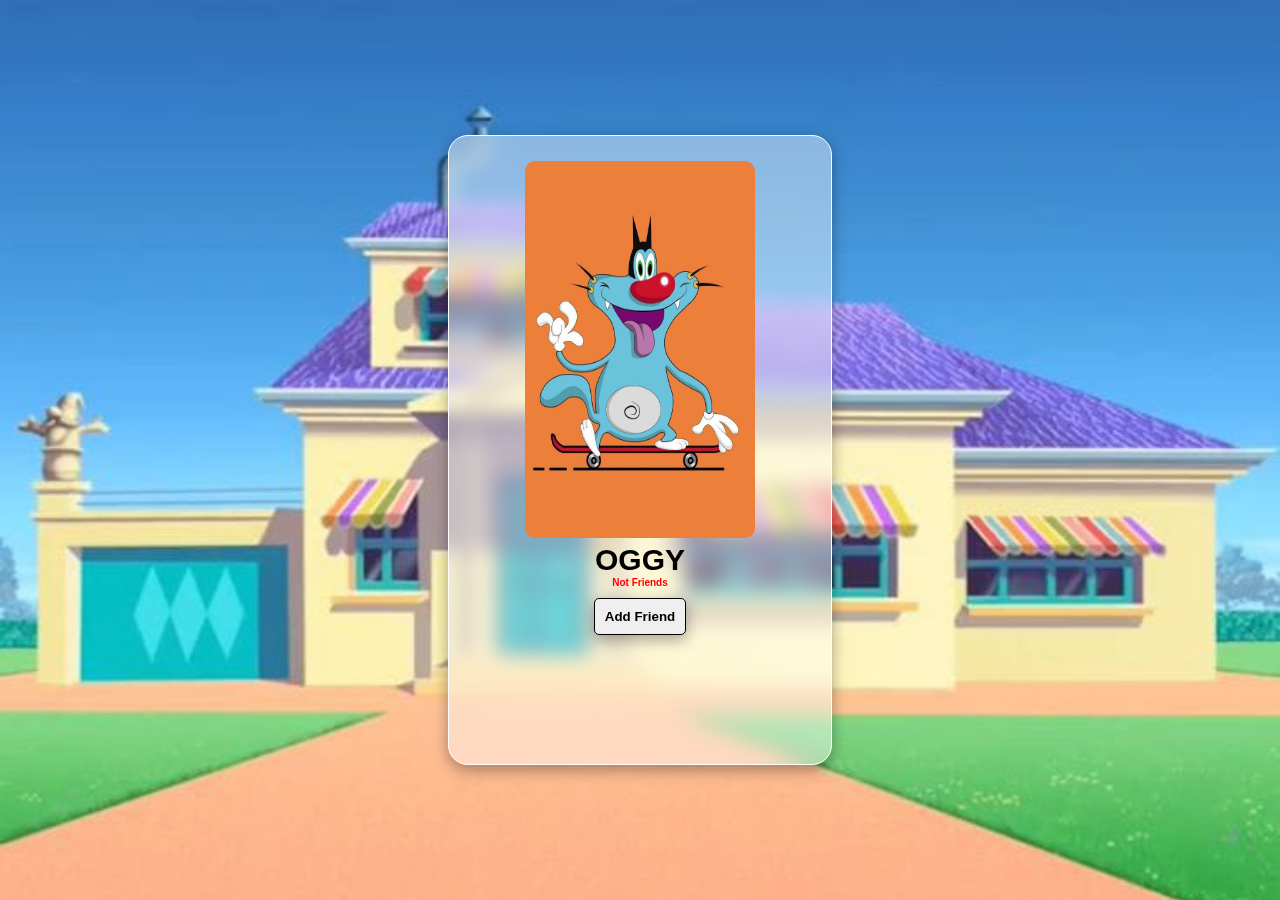
<file: Add Friend (HTML, CSS, JS)/index.html>
<!DOCTYPE html>
<html lang="en">
<head>
    <meta charset="UTF-8">
    <meta name="viewport" content="width=device-width, initial-scale=1.0">
    <title>Add Friend</title>
    <link rel="stylesheet" href="style.css">
    <link rel="stylesheet" href="https://cdnjs.cloudflare.com/ajax/libs/font-awesome/6.5.2/css/all.min.css" integrity="sha512-SnH5WK+bZxgPHs44uWIX+LLJAJ9/2PkPKZ5QiAj6Ta86w+fsb2TkcmfRyVX3pBnMFcV7oQPJkl9QevSCWr3W6A==" crossorigin="anonymous" referrerpolicy="no-referrer" />
</head>
<body>
    <div class="main">
        <div class="frnd-list">
            <div class="list1"><i class="fa-solid fa-xmark"></i></div>
            <div class="list">
                <img src="jack.jpg" alt="">
                <h4>Jack </h4>
                <button>Add Friend</button>
            </div>
            <div class="list">
                <img src="olivia.jpg" alt="">
                <h4>Olivia</h4>
                <button>Add Friend</button>
            </div>
            <div class="list">
                <img src="bob.jpg" alt="">
                <h4>Bob</h4>
                <button>Add Friend</button>
            </div>
            <div class="list">
                <img src="chotu.jpg" alt="">
                <h4>Chotu</h4>
                <button>Add Friend</button>
            </div>
            <div class="list">
                <img src="motu.jpg" alt="">
                <h4>Motu</h4>
                <button>Add Friend</button>
            </div>
            <div class="list">
                <img src="lambu.jpg" alt="">
                <h4>Lambu</h4>
                <button>Add Friend</button>
            </div>
        </div>
        <div class="box">
            <div class="image">
                <img src="oggy.jpg" alt="">
            </div>

            <div class="name">
                <h3>OGGY</h3>
            </div>

            <div class="status">
                <h5>Not Friends</h5>
            </div>

            <div class="btn">
                <button class="addFrnd">Add Friend</button>
            </div>

            <div class ="view-frnd-list">View All friends</div>
        </div>
    </div>

    <script src="script.js"></script>
</body>
</html>
</file>
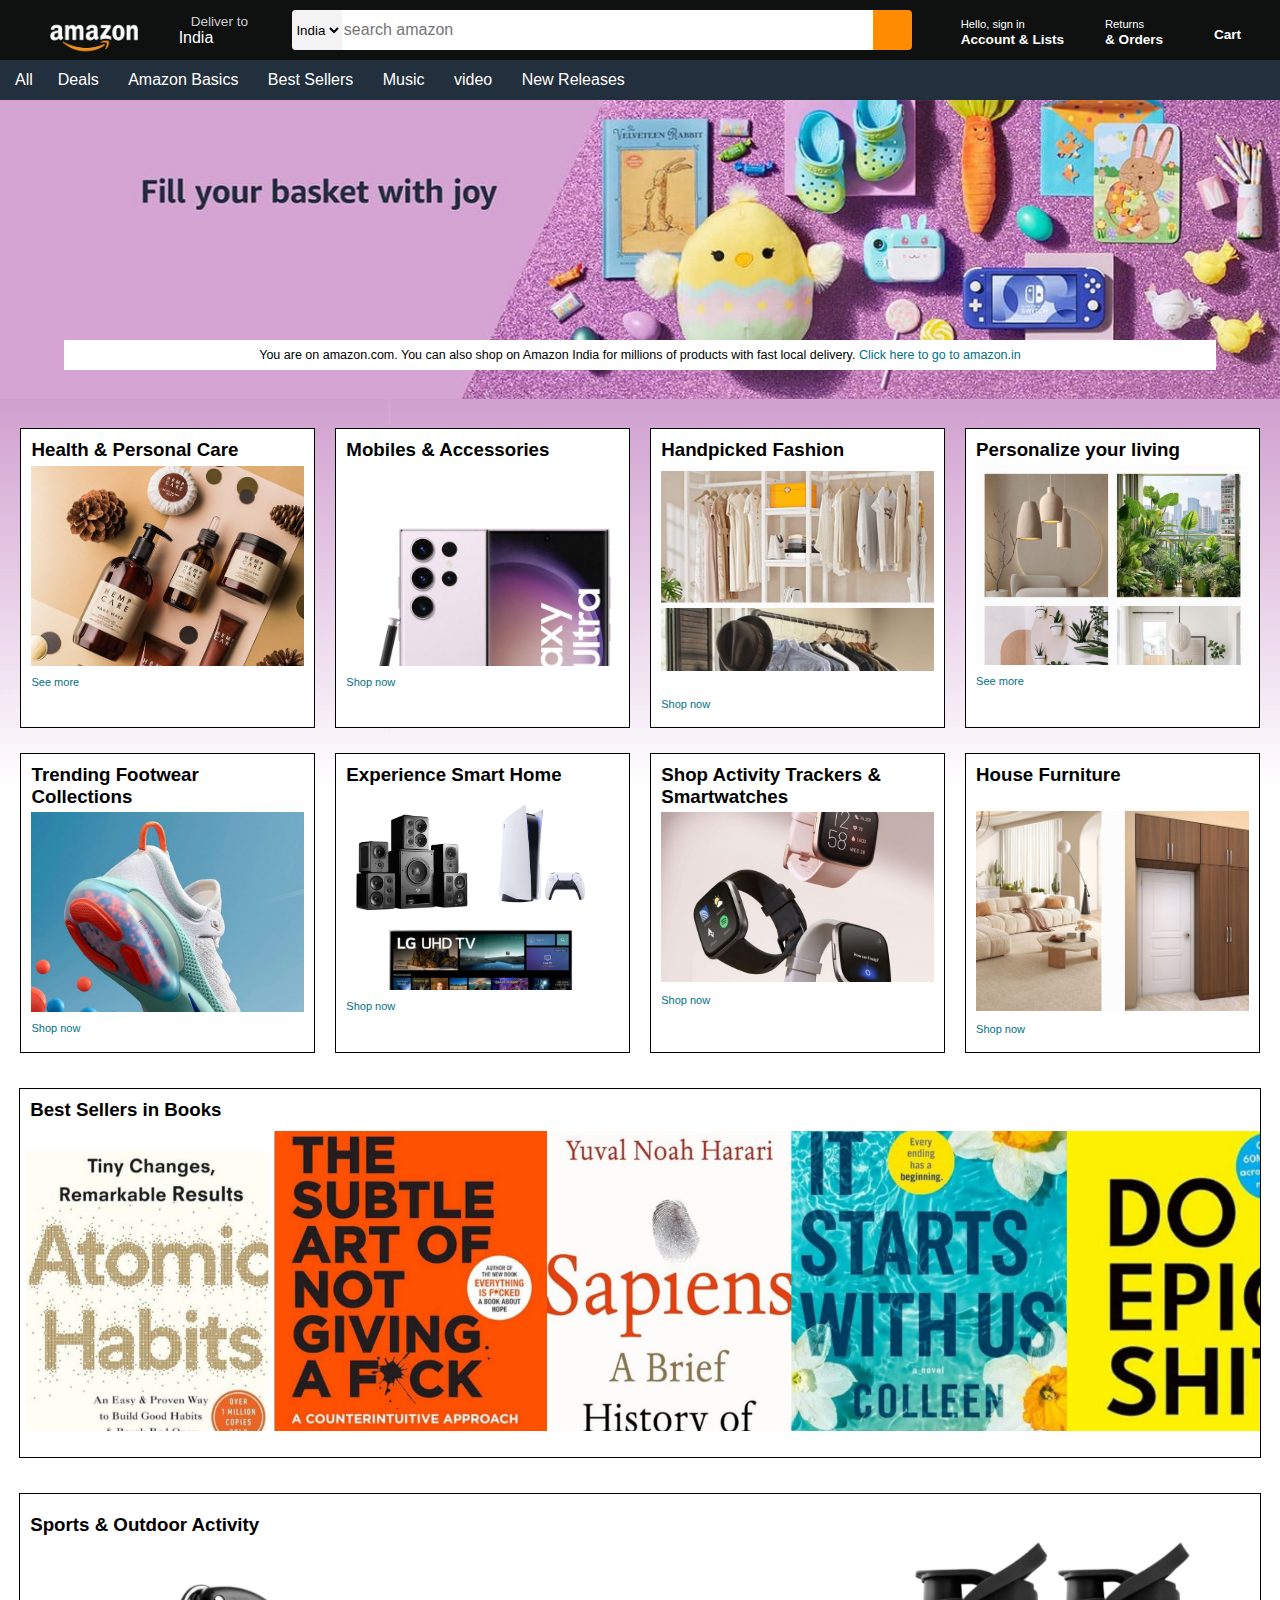
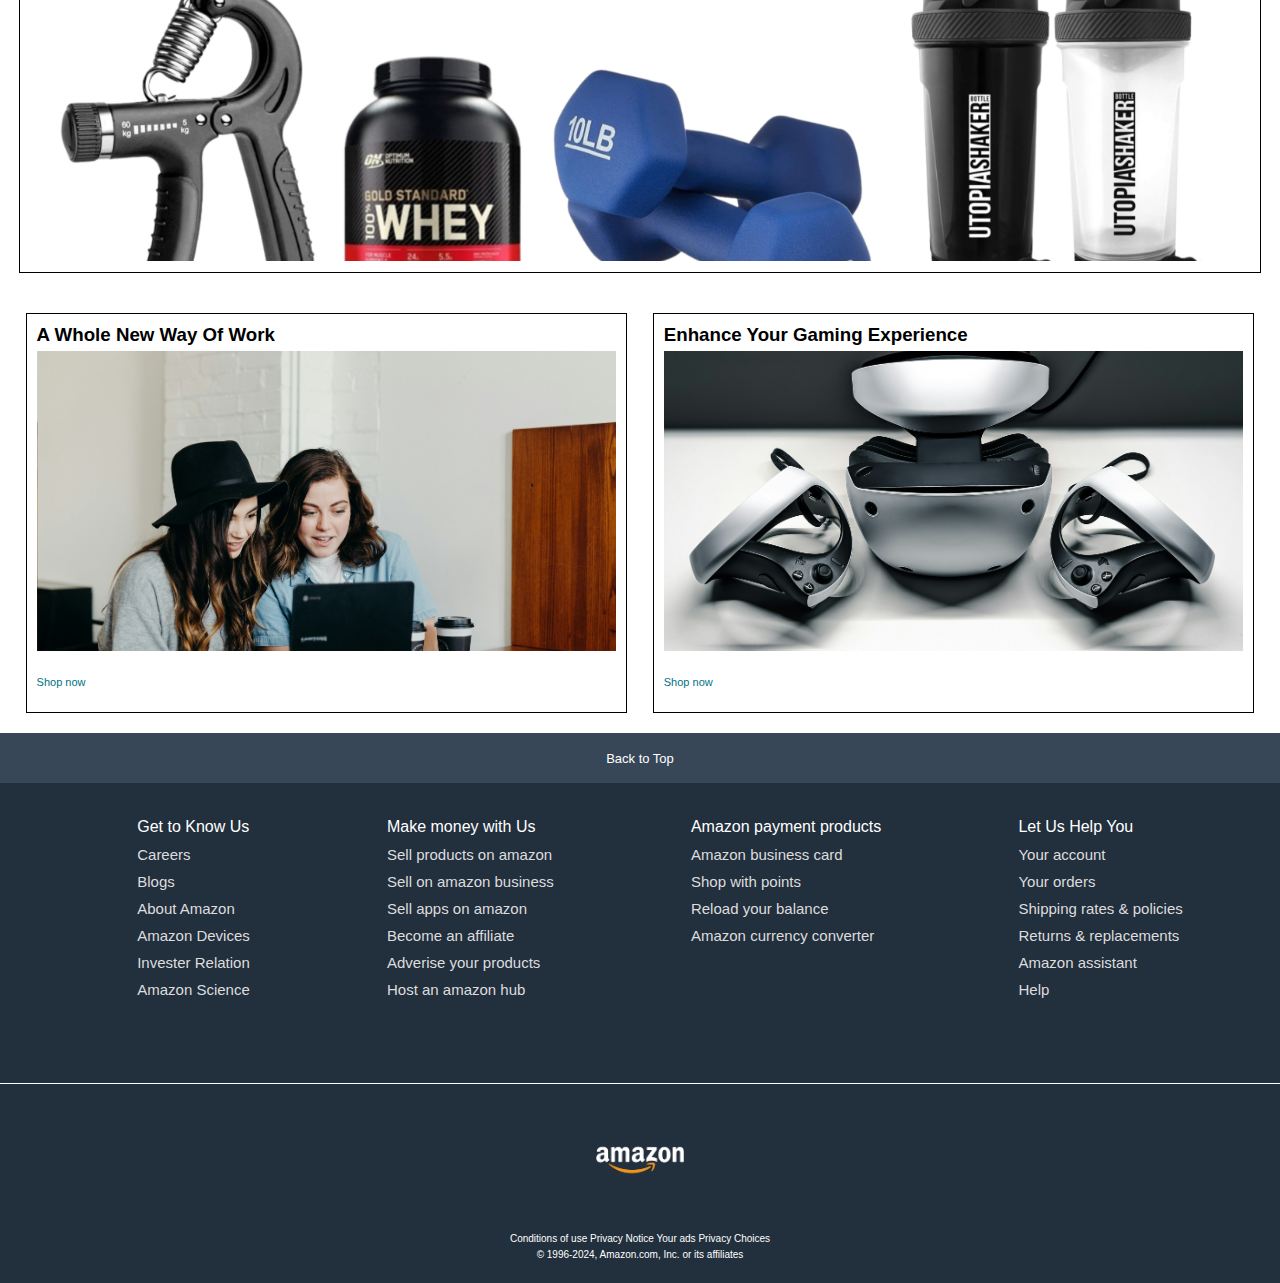
<file: Amazon UI Clone (HTML, CSS)/index.html>
<!DOCTYPE html>
<html>

<head>
  <meta charset="UTF-8">
  <meta name="viewport" content="width=device-width, initial-scale=1">
  <title>clone.amazon.com</title>
  <link rel="stylesheet" href="https://cdnjs.cloudflare.com/ajax/libs/font-awesome/6.5.1/css/all.min.css" integrity="sha512-DTOQO9RWCH3ppGqcWaEA1BIZOC6xxalwEsw9c2QQeAIftl+Vegovlnee1c9QX4TctnWMn13TZye+giMm8e2LwA==" crossorigin="anonymous" referrerpolicy="no-referrer" />
  <link rel="stylesheet" href="style.css">
  <link rel="icon" href="https://pngimg.com/uploads/amazon/amazon_PNG5.png">
</head>

<body>
  
  <div class="amazon-logo"></div>
  <header>
  <div class="navbar">
    <div class="nav-logo border">
      <div class="logo"></div>
    </div>
    <div class="nav-address border">
      <p class="address-first">Deliver to</p>
      <div class="add-icon">
        <i class="fa-solid fa-location-dot"></i>
        <p class="address-second">India</p>
      </div>
    </div>
    <div class="nav-search">
      <select class="search-select">
        <option>India</option>
        <option>Argentina</option>
        <option>Brazil</option>
        <option>Australia</option>
        <option>England</option>
        <option>Portugal</option>
        <option>Albania</option>
        <option>Bahamas</option>
        <option>Canada</option>
        <option>Chile</option>
        <option>Cuba</option>
        <option>Costa Rica</option>
        <option>France</option>
        <option>Germany</option>
        <option>Hawaii</option>
        <option>Japan</option>
        <option>Qatar</option>
      </select>
      <input class="search-input" placeholder="search amazon">
      <div class="search-icon">
        <i class="fa-solid fa-magnifying-glass"></i>
      </div>
    </div>
    <div class="nav-signin border">
    <p><span>Hello, sign in</span></p>
    <p class="nav-second">Account & Lists</p>
    </div>
    
    <div class="nav-returns border">
    <p><span>Returns</span></p>
    <p class="nav-second">& Orders</p>
    </div>
    
    <div class="nav-cart border">
      <i class="fa-solid fa-cart-shopping"></i>
      Cart
    </div>
  </div>
  <div class="panel">
      <div class="panel-all">
        <i class="fa-solid fa-bars"></i>
        All
      </div>
      <div class="panel-ops">
        <p>Deals</p>
        <p>Amazon Basics</p>
        <p>Best Sellers</p>
        <p>Music</p>
        <p>video</p>
        <p>New Releases</p>
    </div>
    </div>
    
</header>

<div class="hero-section">
  <div class="hero-msg">
    <p>You are on amazon.com. You can also shop on Amazon India for millions of products with fast local delivery. <a href="https://www.amazon.in/">Click here to go to amazon.in</a></p>
  </div>
</div>
<div class="hero-section-fade"></div>

<div class="shop-section">
  <div class="box1 box">
    <div class="box1-content">
      <h3>Health & Personal Care</h3>
      <div class="box1-img" style="background-image: url('health.jpg');"></div>
      <p>See more</p>
    </div>
  </div>
  <div class="box2 box">
    <div class="box2-content">
      <h3>Mobiles & Accessories</h3>
      <div class="box2-img" style="background-image: url('mobiles.jpg');"></div>
      <p>Shop now</p>
    </div>
  </div>
  <div class="box3 box">
    <div class="box3-content">
      <h3>Handpicked Fashion</h3>
      <div class="box3-img" style="background-image: url('clothing.jpg');"></div>
      <p>Shop now</p>
    </div>
  </div>
  <div class="box4 box">
    <div class="box4-content">
      <h3>Personalize your living</h3>
      <div class="box4-img" style="background-image: url('living.jpg');"></div>
      <p>See more</p>
    </div>
  </div>
  <div class="box5 box">
    <div class="box5-content">
      <h3>Trending Footwear Collections</h3>
      <div class="box5-img" style="background-image: url('footwear.jpg');"></div>
      <p>Shop now</p>
    </div>
  </div>
  <div class="box6 box">
    <div class="box6-content">
      <h3>Experience Smart Home</h3>
      <div class="box6-img" style="background-image: url('smart_home.jpg');"></div>
      <p>Shop now</p>
    </div>
  </div>
  <div class="box7 box">
    <div class="box7-content">
      <h3>Shop Activity Trackers & Smartwatches</h3>
      <div class="box7-img" style="background-image: url('smart-watch.jpg');"></div>
      <p>Shop now</p>
    </div>
  </div>
  <div class="box8 box">
    <div class="box8-content">
      <h3>House Furniture</h3>
      <div class="box8-img" style="background-image: url('furniture.jpg');"></div>
      <p>Shop now</p>
    </div>
  </div>
  <div class="box9">
    <div class="box9-content">
      <h3>Best Sellers in Books</h3>
    </div>
    <div class="box9-img" style="background-image: url('books.jpg');"></div>
  </div>
  <div class="box10 box">
    <div class="box10-content">
      <h3>Sports & Outdoor Activity</h3>
    </div>
    <div class="box10-img" style="background-image: url('sport.jpg');"></div>
  </div>
  <div class="box11 box-second">
    <div class="box11-content">
      <h3>A Whole New Way Of Work</h3>
      <div class="box11-img" style="background-image: url('personal_computers.jpeg');"></div>
      <p>Shop now</p>
    </div>
  </div>
  <div class="box12 box-second">
    <div class="box12-content">
      <h3>Enhance Your Gaming Experience</h3>
      <div class="box12-img" style="background-image: url('gaming.jpeg');"></div>
      <p>Shop now</p>
    </div>
  </div>
</div>

<footer>
  <div class="foot-panel-1">
    Back to Top
  </div>
  
  <div class="foot-panel-2">
    <ul>
      <p>Get to Know Us</p>
      <a>Careers</a>
      <a>Blogs</a>
      <a>About Amazon</a>
      <a>Amazon Devices</a>
      <a>Invester Relation</a>
      <a>Amazon Science</a>
    </ul>
    <ul>
      <p>Make money with Us</p>
      <a>Sell products on amazon</a>
      <a>Sell on amazon business</a>
      <a>Sell apps on amazon</a>
      <a>Become an affiliate</a>
      <a>Adverise your products</a>
      <a>Host an amazon hub</a>
    </ul>
    <ul>
      <p>Amazon payment products</p>
      <a>Amazon business card</a>
      <a>Shop with points</a>
      <a>Reload your balance</a>
      <a>Amazon currency converter</a>
    </ul>
    <ul>
      <p>Let Us Help You</p>
      <a>Your account</a>
      <a>Your orders</a>
      <a>Shipping rates & policies</a>
      <a>Returns & replacements</a>
      <a>Amazon assistant</a>
      <a>Help</a>
    </ul>
  </div>
  
  <div class="foot-panel-3">
    <div class="logo"></div>
  </div>
  
  <div class="foot-panel-4">
    <div class="pages">
      <a>Conditions of use</a>
      <a>Privacy Notice</a>
      <a>Your ads Privacy Choices</a>
    </div>
    <div class="copyright">
      © 1996-2024, Amazon.com, Inc. or its affiliates
    </div>
  </div>
</footer>
</body>

</html>
</file>
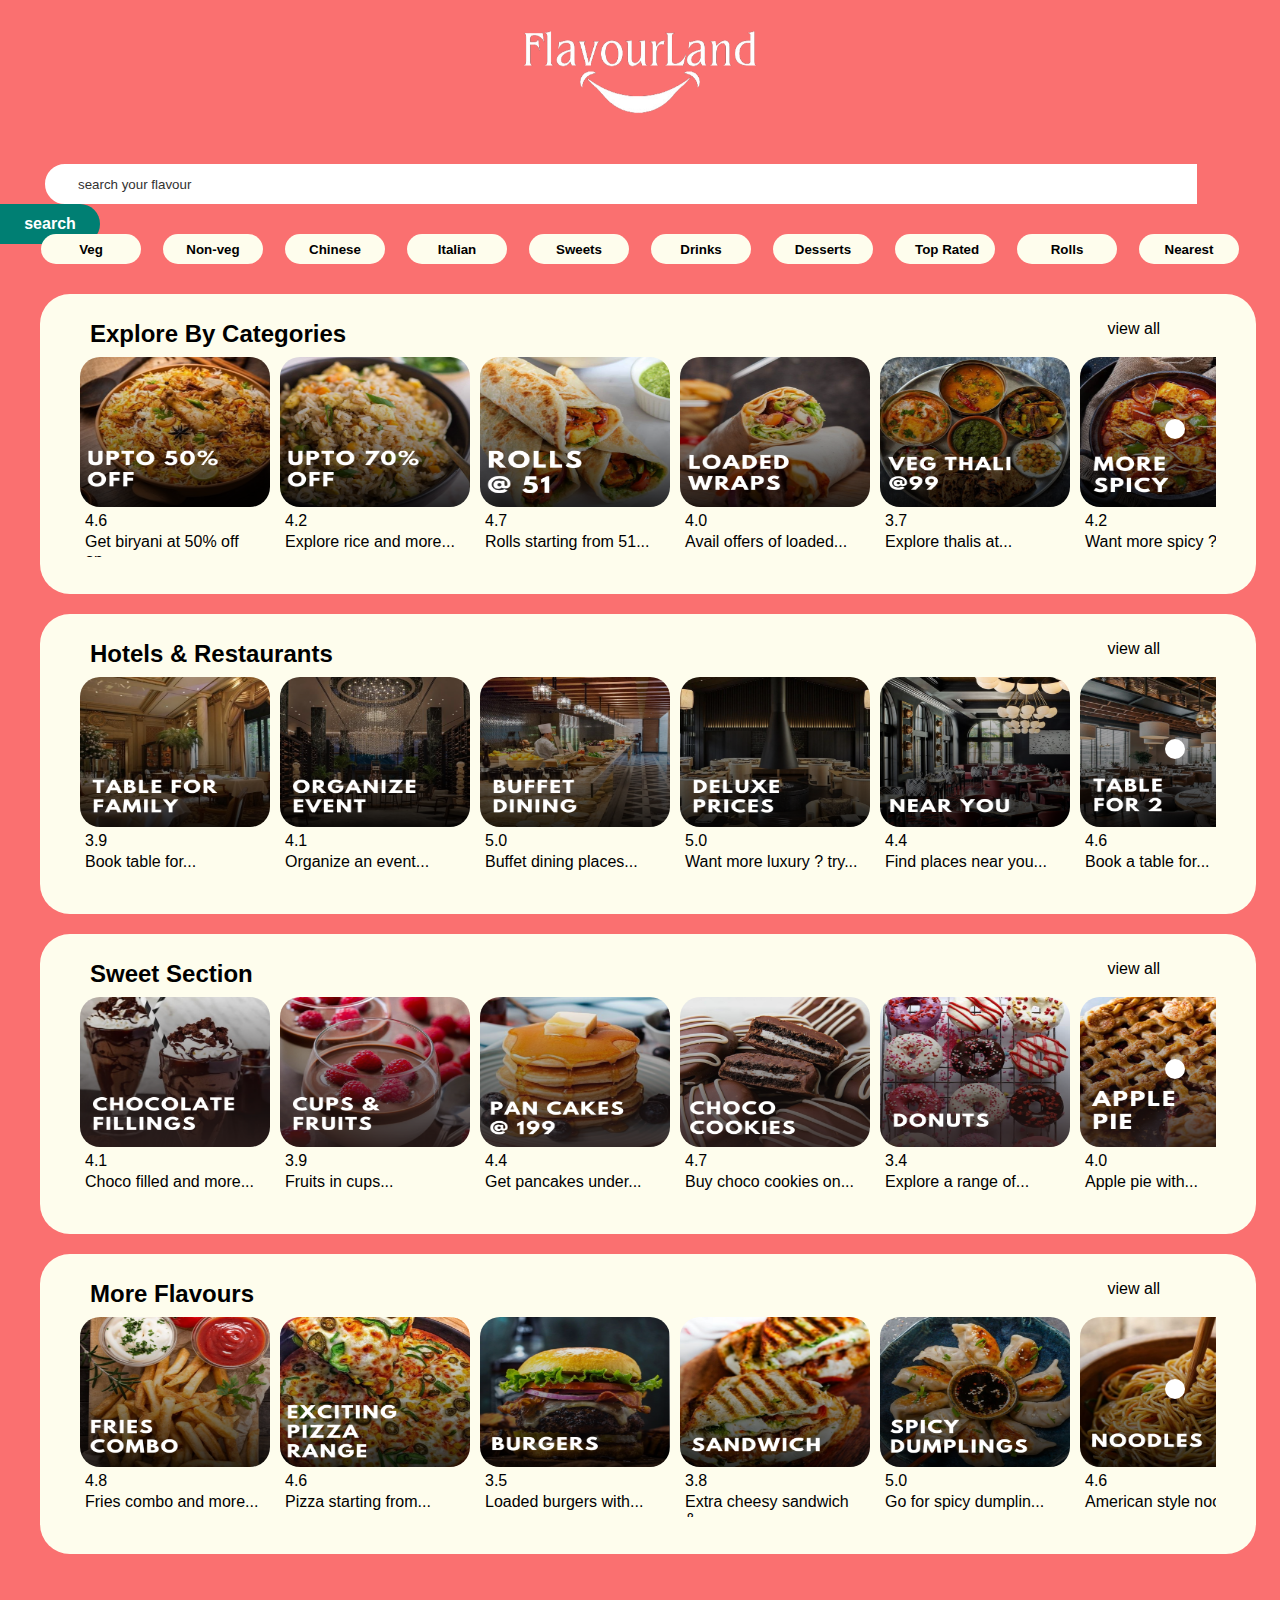
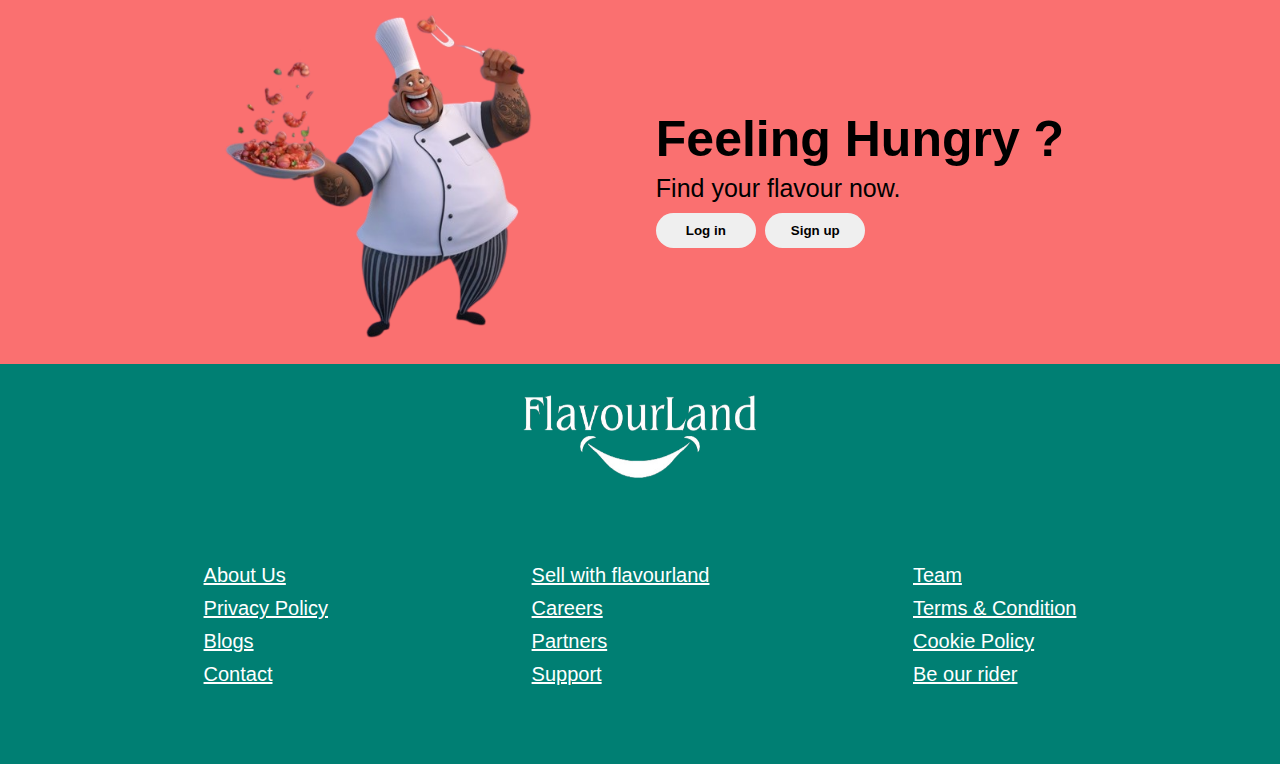
<file: FlavourLand (HTML, CSS)/index.html>
<!DOCTYPE html>
<html>

<head>
  <meta charset="UTF-8">
  <meta name="viewport" content="width=device-width, initial-scale=1">
  <title>flavourland</title>
  <link rel="stylesheet" href="style.css">
  <link rel="stylesheet" href="https://cdnjs.cloudflare.com/ajax/libs/font-awesome/6.5.2/css/all.min.css" integrity="sha512-SnH5WK+bZxgPHs44uWIX+LLJAJ9/2PkPKZ5QiAj6Ta86w+fsb2TkcmfRyVX3pBnMFcV7oQPJkl9QevSCWr3W6A==" crossorigin="anonymous" referrerpolicy="no-referrer" />
  <link rel="icon" href="flavourland logo.png">
</head>

<body>
  <header>
    <nav>
      <div class="image">
        <img src="flavourland logo.png">
        </div>
    </nav>
    
    <div class="container">
      <input class="search" type="search" placeholder="search your flavour">
      <input class="submit"type="submit" value="search">
    </div>
    
    <div class="slide">
      <input class="category" type="submit" value="Veg">
      <input class="category" type="submit" value="Non-veg">
      <input class="category" type="submit" value="Chinese">
      <input class="category" type="submit" value="Italian">
      <input class="category" type="submit" value="Sweets">
      <input class="category" type="submit" value="Drinks">
      <input class="category" type="submit" value="Desserts">
      <input class="category" type="submit" value="Top Rated">
      <input class="category" type="submit" value="Rolls">
      <input class="category" type="submit" value="Nearest">
    </div>
  </header>
  
  <main>
    <div class="card-section first">
      <div class="writing">
        <h2>Explore By Categories</h2>
        <p>view all</p>
      </div>

      <div class="icon">
        <i class="fa-solid fa-arrow-right"></i>
      </div>

      <div class="media-scroller">
      <div class="box">
        <img src="dish1.png"/>
        <p><i class="fa-solid fa-star"></i>4.6</p><br><p>Get biryani at 50% off on...</p>
      </div>
      
      <div class="box">
        <img src="dish2.png"/>
        <p><i class="fa-solid fa-star"></i>4.2</p><br><p>Explore rice and more...</p>
      </div>

      <div class="box">
        <img src="dish3.png"/>
        <p><i class="fa-solid fa-star"></i>4.7</p><br><p>Rolls starting from 51...</p>
      </div>

      <div class="box">
        <img src="dish4.png"/>
        <p><i class="fa-solid fa-star"></i>4.0</p><br><p>Avail offers of loaded...</p>
      </div>

      <div class="box">
        <img src="dish5.png"/>
        <p><i class="fa-solid fa-star"></i>3.7</p><br><p>Explore thalis at...</p>
      </div>
      
      <div class="box">
        <img src="dish6.png"/>
        <p><i class="fa-solid fa-star"></i>4.2</p><br><p>Want more spicy ? try...</p>
      </div>

      <div class="box">
        <img src="dish7.png"/>
        <p><i class="fa-solid fa-star"></i>3.1</p><br><p>Dosas & more...</p>
      </div>
      
      <div class="box">
        <img src="dish8.png"/>
        <p><i class="fa-solid fa-star"></i>4.4</p><br><p>Taste parathas at...</p>
      </div>
      
      </div>
    </div>
    
    <div class="card-section second">
      <div class="writing">
        <h2>Hotels & Restaurants</h2>
        <p>view all</p>
      </div>

      <div class="icon">
        <i class="fa-solid fa-arrow-right"></i>
      </div>

      <div class="media-scroller">
      <div class="box">
        <img src="rest1.png"/>
        <p><i class="fa-solid fa-star"></i>3.9</p><br><p>Book table for...</p>
      </div>
      

      <div class="box">
        <img src="rest2.png"/>
        <p><i class="fa-solid fa-star"></i>4.1</p><br><p>Organize an event...</p>
      </div>

      <div class="box">
        <img src="rest3.png"/>
        <p><i class="fa-solid fa-star"></i>5.0</p><br><p>Buffet dining places...</p>
      </div>

      <div class="box">
        <img src="rest4.png"/>
        <p><i class="fa-solid fa-star"></i>5.0</p><br><p>Want more luxury ? try...</p>
      </div>

      <div class="box">
        <img src="rest5.png"/>
        <p><i class="fa-solid fa-star"></i>4.4</p><br><p>Find places near you...</p>
      </div>
      
      <div class="box">
        <img src="rest6.png"/>
        <p><i class="fa-solid fa-star"></i>4.6</p><br><p>Book a table for...</p>
      </div>

      <div class="box">
        <img src="rest7.png"/>
        <p><i class="fa-solid fa-star"></i>4.1</p><br><p>Explore all day meals</p>
      </div>
      
      <div class="box">
        <img src="rest8.png"/>
        <p><i class="fa-solid fa-star"></i>3.5</p><br><p>Places under 2999 and...</p>
      </div>
  
      </div>
    </div>

    <div class="card-section third">
      <div class="writing">
        <h2>Sweet Section</h2>
        <p>view all</p>
      </div>

      <div class="icon">
        <i class="fa-solid fa-arrow-right"></i>
      </div>

      <div class="media-scroller">
      <div class="box">
        <img src="sweet1.png"/>
        <p><i class="fa-solid fa-star"></i>4.1</p><br><p>Choco filled and more...</p>
      </div>
      

      <div class="box">
        <img src="sweet2.png"/>
        <p><i class="fa-solid fa-star"></i>3.9</p><br><p>Fruits in cups...</p>
      </div>

      <div class="box">
        <img src="sweet3.png"/>
        <p><i class="fa-solid fa-star"></i>4.4</p><br><p>Get pancakes under...</p>
      </div>

      <div class="box">
        <img src="sweet4.png"/>
        <p><i class="fa-solid fa-star"></i>4.7</p><br><p>Buy choco cookies on...</p>
      </div>

      <div class="box">
        <img src="sweet5.png"/>
        <p><i class="fa-solid fa-star"></i>3.4</p><br><p>Explore a range of...</p>
      </div>
      
      <div class="box">
        <img src="sweet6.png"/>
        <p><i class="fa-solid fa-star"></i>4.0</p><br><p>Apple pie with...</p>
      </div>

      <div class="box">
        <img src="sweet7.png"/>
        <p><i class="fa-solid fa-star"></i>4.1</p><br><p>Cakes and pasteries...</p>
      </div>
      
      <div class="box">
        <img src="sweet8.png"/>
        <p><i class="fa-solid fa-star"></i>4.9</p><br><p>Explore waffles &...</p>
      </div>
 
      </div>
    </div>

    <div class="card-section fourth">
      <div class="writing">
        <h2>More Flavours</h2>
        <p>view all</p>
      </div>

      <div class="icon">
        <i class="fa-solid fa-arrow-right"></i>
      </div>

      <div class="media-scroller">
      <div class="box">
        <img src="more1.png"/>
        <p><i class="fa-solid fa-star"></i>4.8</p><br><p>Fries combo and more...</p>
      </div>
      

      <div class="box">
        <img src="more2.png"/>
        <p><i class="fa-solid fa-star"></i>4.6</p><br><p>Pizza starting from...</p>
      </div>

      <div class="box">
        <img src="more3.png"/>
        <p><i class="fa-solid fa-star"></i>3.5</p><br><p>Loaded burgers with...</p>
      </div>

      <div class="box">
        <img src="more4.png"/>
        <p><i class="fa-solid fa-star"></i>3.8</p><br><p>Extra cheesy sandwich &...</p>
      </div>

      <div class="box">
        <img src="more5.png"/>
        <p><i class="fa-solid fa-star"></i>5.0</p><br><p>Go for spicy dumplin...</p>
      </div>
      
      <div class="box">
        <img src="more6.png"/>
        <p><i class="fa-solid fa-star"></i>4.6</p><br><p>American style noodl...</p>
      </div>

      <div class="box">
        <img src="more7.png"/>
        <p><i class="fa-solid fa-star"></i>3.4</p><br><p>Choose from western foo...</p>
      </div>
      
      <div class="box">
        <img src="more8.png"/>
        <p><i class="fa-solid fa-star"></i>5.0</p><br><p>Get your evening sn...</p>
      </div>
      
      </div>
    </div>
    
    <div class="hungry">
      <div class="img-hungry">
        <img src="hungry.png">
      </div>
      <div class="caption">
        <h2>Feeling Hungry ?</h2>
        <p>Find your flavour now.</p>
        <button>Log in</button>
        <button>Sign up</button>
      </div>
    </div>
  </main>
  
  <footer>
    <div class="footer">
       <div class="image-footer">
        <img src="flavourland logo.png">
        </div>
    </div>
    
    <div class="foot-section">
    <div class="sec1">
      <a>About Us</a>
      <a>Privacy Policy</a>
      <a>Blogs</a>
      <a>Contact</a>
    </div>
    
    <div class="sec2">
      <a>Sell with flavourland</a>
      <a>Careers</a>
      <a>Partners</a>
      <a>Support</a>
    </div>

    <div class="sec3">
      <a>Team</a>
      <a>Terms & Condition</a>
      <a>Cookie Policy</a>
      <a>Be our rider</a>
    </div>
    </div>
    
  </footer>
  
  
</body>

</html>
</file>
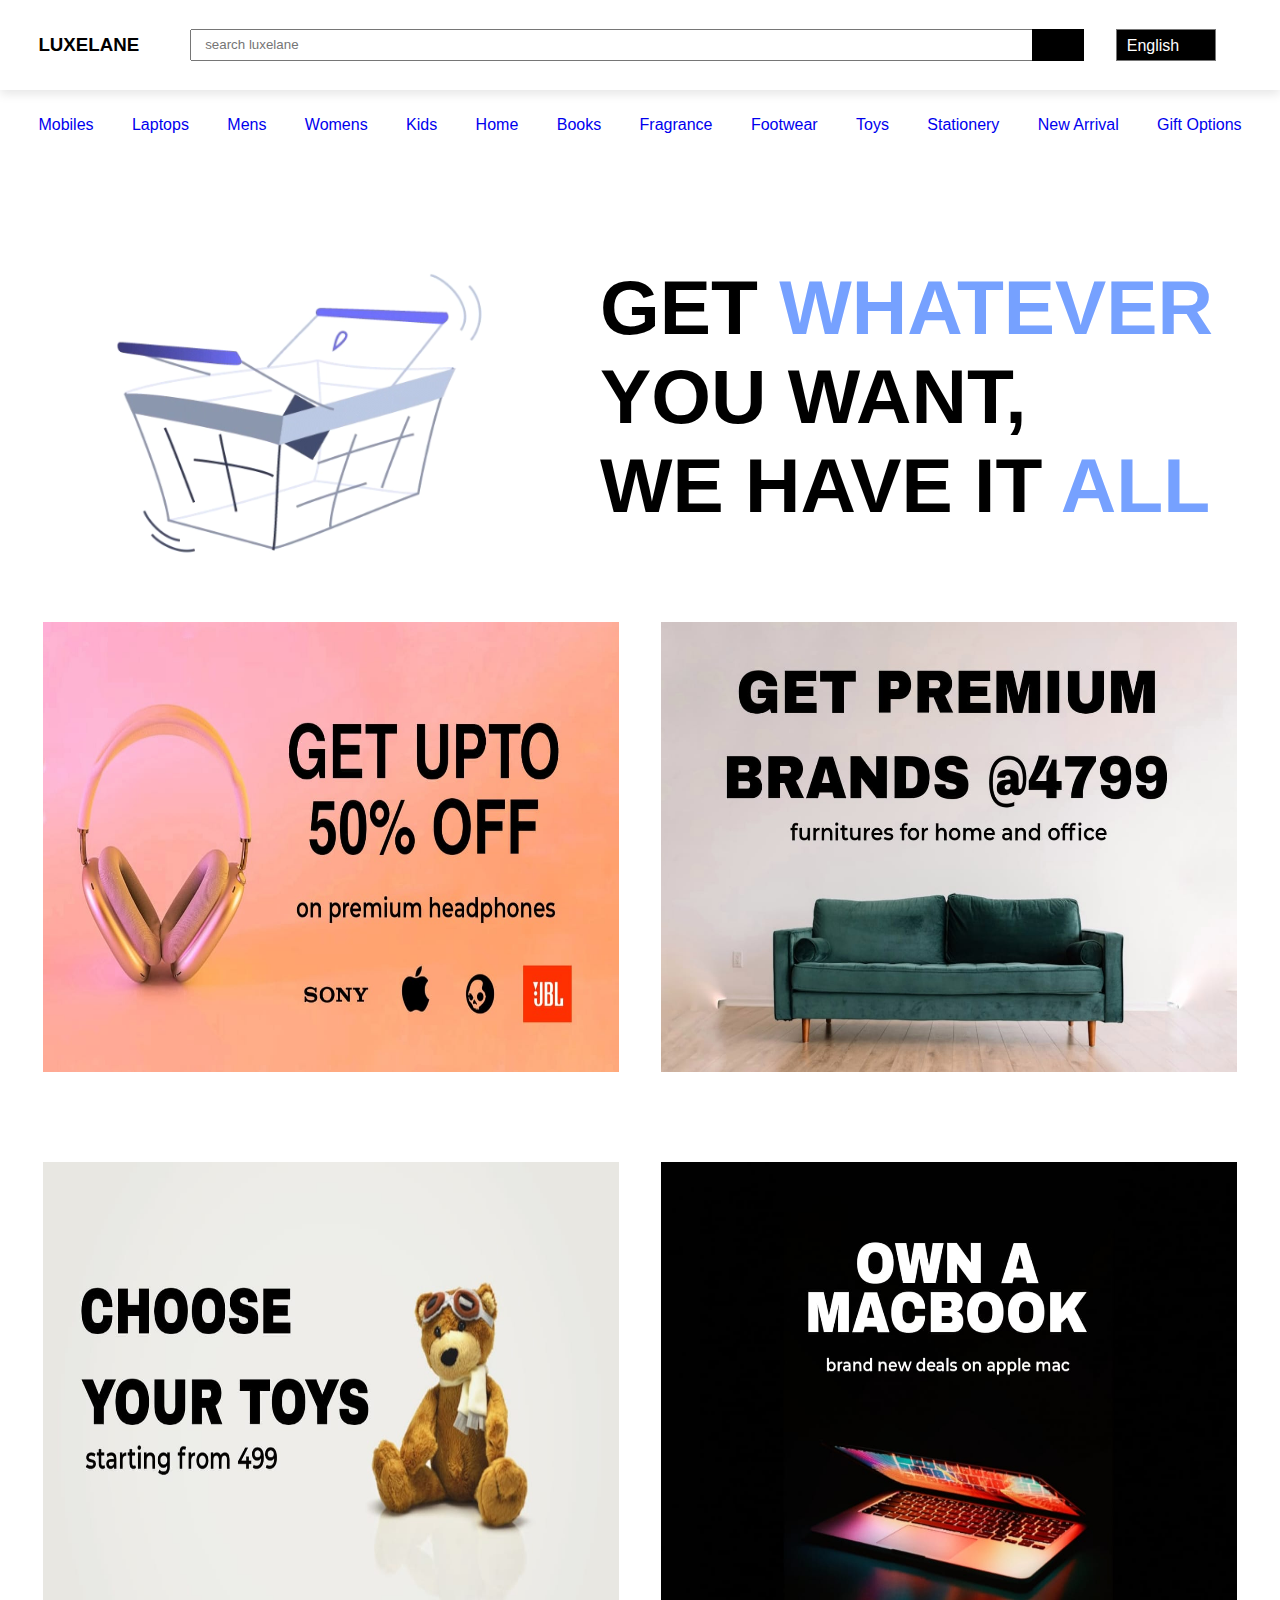
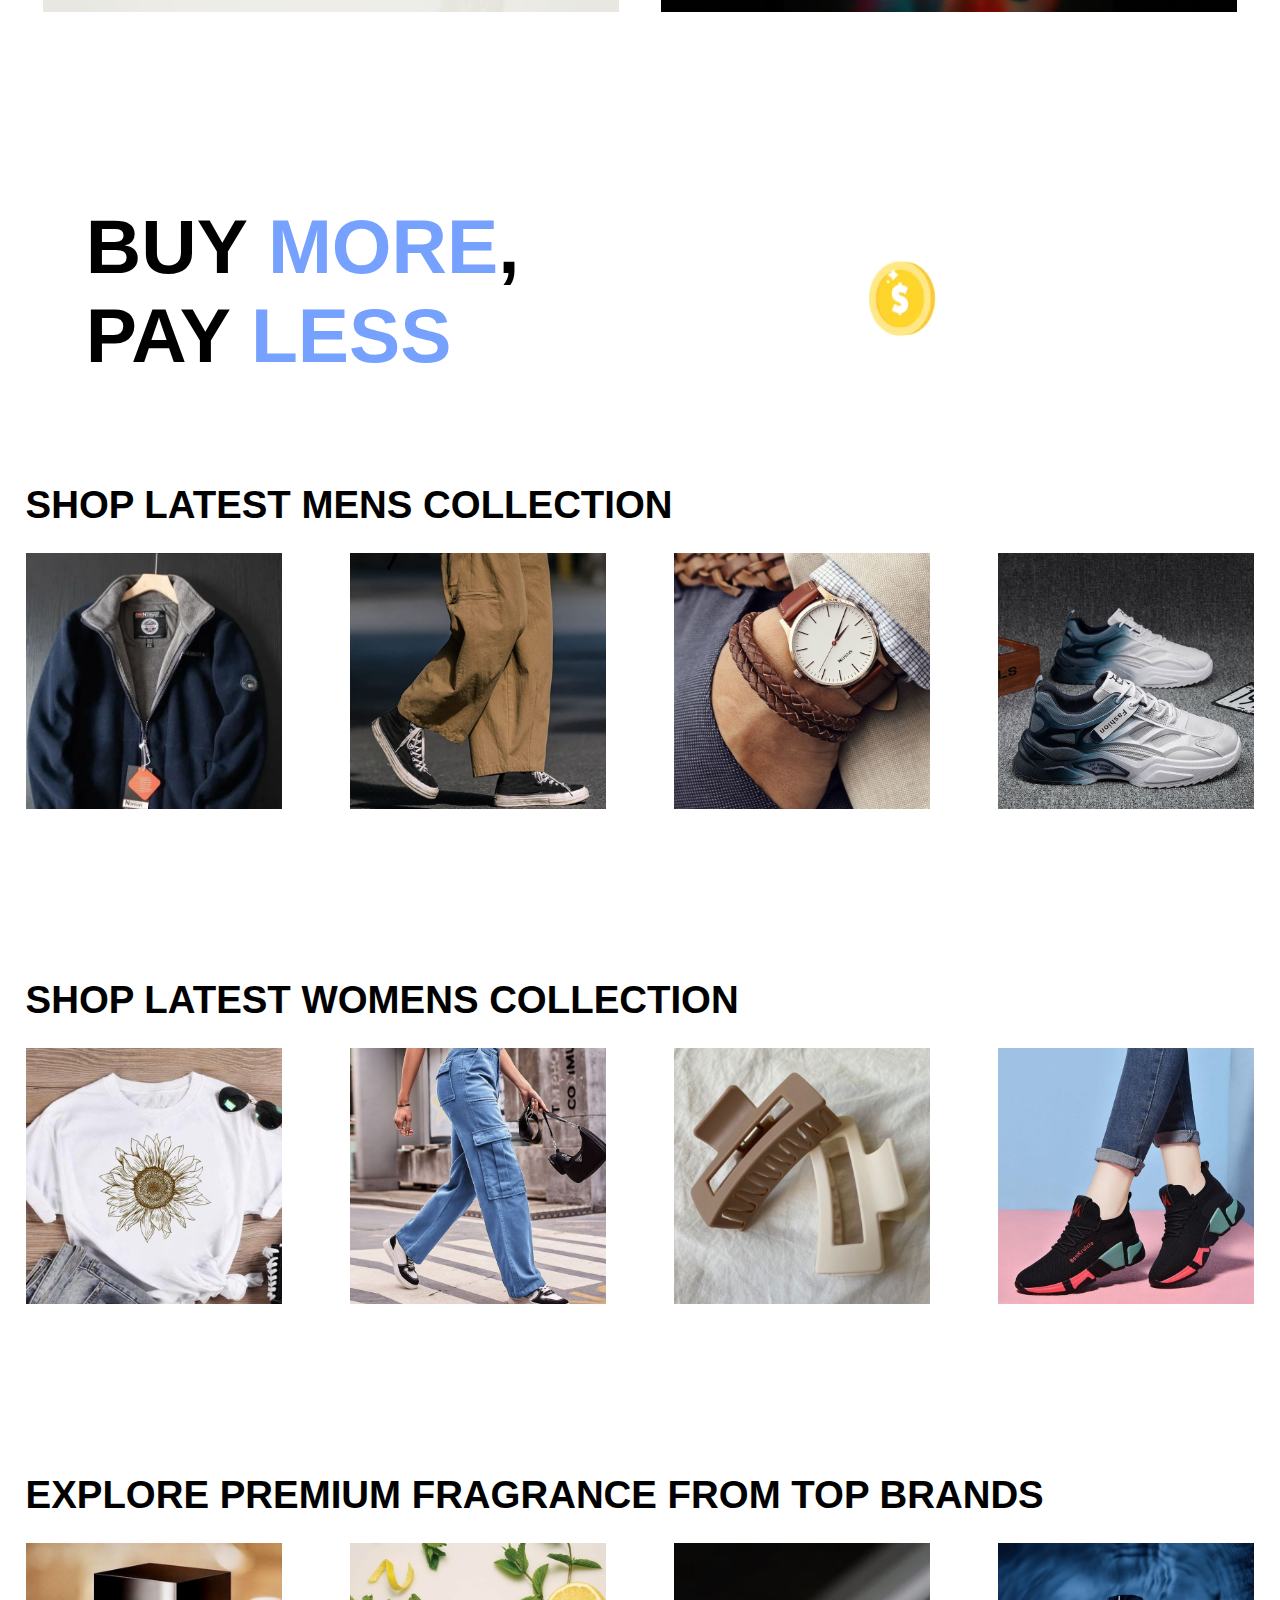
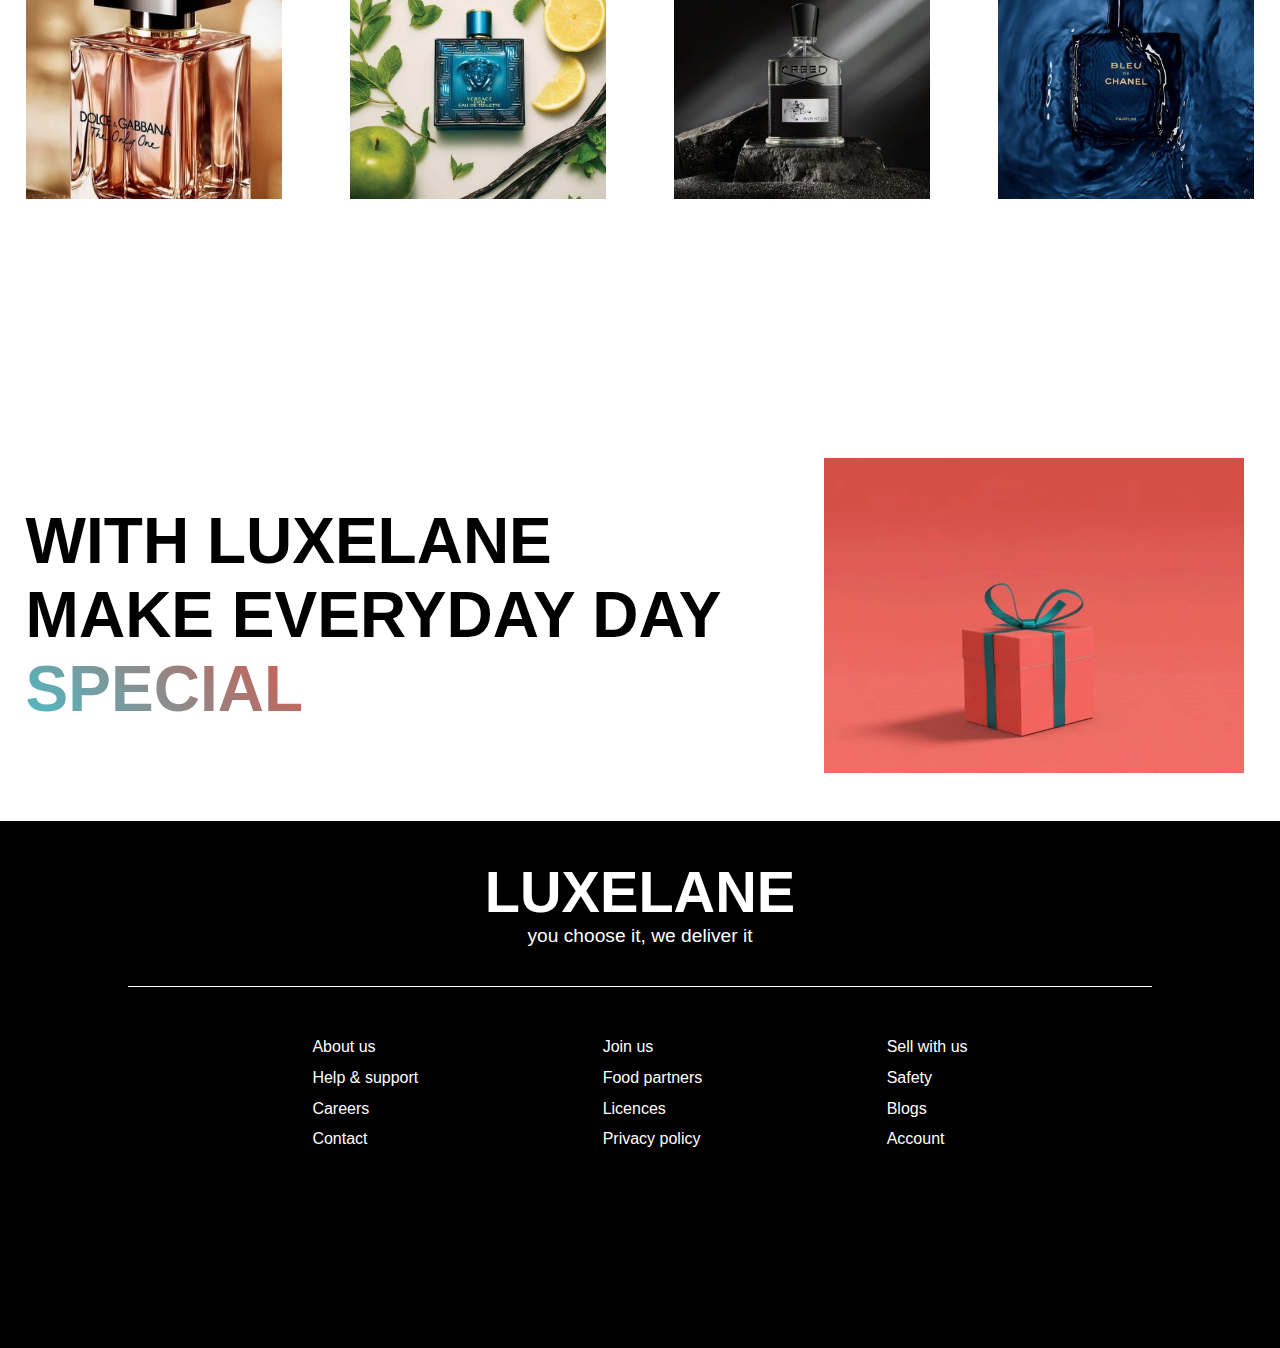
<file: LuxeLane (HTML, CSS)/index.html>
<!DOCTYPE html>
<html lang="en">
<head>
    <meta charset="UTF-8">
    <meta name="viewport" content="width=device-width, initial-scale=1.0">
    <title>LuxeLane</title>
    <link rel="stylesheet" href="style.css">
    <link rel="stylesheet" href="https://cdnjs.cloudflare.com/ajax/libs/font-awesome/6.5.2/css/all.min.css" integrity="sha512-SnH5WK+bZxgPHs44uWIX+LLJAJ9/2PkPKZ5QiAj6Ta86w+fsb2TkcmfRyVX3pBnMFcV7oQPJkl9QevSCWr3W6A==" crossorigin="anonymous" referrerpolicy="no-referrer" />
    <link rel="icon" href="https://th.bing.com/th/id/OIP.pf7yzjruuB50gwnNCFauHgAAAA?rs=1&pid=ImgDetMain">
</head>
<body>
    <nav>
        <div class="logo">
            <h3>LUXELANE</h3>
        </div>

        <div class="search-section">
            <input class="search" placeholder="search luxelane">
        </div>
        <button class="search-icon">
            <i class="fa-solid fa-magnifying-glass"></i>
        </button>
        <select class="select-lang">
            <option>English</option>
            <option>Hindi</option>
            <option>Bengali</option>
            <option>Kannada</option>
            <option>Tamil</option>
            <option>Gujarati</option>
            <option>Malayalam</option>
            <option>Telugu</option>
            <option>Punjabi</option>
        </select>
        <div class="cart">
            <i class="fa-solid fa-cart-shopping"></i>
        </div>
        <div class="menu">
            <i class="fa-solid fa-plus"></i>
        </div>
    </nav>

    <div class="slide">
        <a href="#">Mobiles</a>
        <a href="#">Laptops</a>
        <a href="#">Mens</a>
        <a href="#">Womens</a>
        <a href="#">Kids</a>
        <a href="#">Home</a>
        <a href="#">Books</a>
        <a href="#">Fragrance</a>
        <a href="#">Footwear</a>
        <a href="#">Toys</a>
        <a href="#">Stationery</a>
        <a href="#">New Arrival</a>
        <a href="#">Gift Options</a>
    </div>

    <div class="page1">
        <video muted loop autoplay src="shopping-cart.mp4"></video>
        <h1>GET <span>WHATEVER</span> YOU WANT, <br>WE HAVE IT <span>ALL</span></h1>
    </div>

    <div class="page2">
        <img src="page1-img1.jpg">
        <img src="page1-img2.jpg">
        <img src="page1-img3.jpg">
        <img src="page1-img4.jpg">
    </div>
    
    <div class="page3">
        <h1>BUY <SPAN>MORE</SPAN>, <br>PAY <SPAN>LESS</SPAN></h1>
        <video muted loop autoplay src="coin.mp4"></video>
    </div>
    
    <div class="page4">
        <div class="heading">
            <h3>SHOP LATEST MENS COLLECTION</h3>
        </div>
        <div class="images">
            <div class="img">
                <h4>MENS JACKETS</h4>
                <img src="mens-jacket.jpg">
            </div>

            <div class="img">
                <h4>MENS BOTTOMS</h4>
                <img src="mens-bottoms.jpg">
            </div>

            <div class="img">
                <h4>MENS ACCESSORIES</h4>
                <img src="mens-accessories.jpg">
            </div>

             <div class="img">
                <h4>MENS FOOTWEAR</h4>
                <img src="mens-footwear.jpg">
            </div>
           
        </div>
    </div>

    <div class="page5">
        <div class="heading">
            <h3>SHOP LATEST WOMENS COLLECTION</h3>
        </div>
        <div class="images">
            <div class="img">
                <h4>WOMENS TOPWEAR</h4>
                <img src="girls-top.jpg">
            </div>

            <div class="img">
                <h4>WOMENS BOTTOMS</h4>
                <img src="girls-bottom.jpg">
            </div>

            <div class="img">
                <h4>WOMENS ACCESSORIES</h4>
                <img src="girls-accessories.jpg">
            </div>

             <div class="img">
                <h4>WOMENS FOOTWEAR</h4>
                <img src="girls-footwear.jpg">
            </div>
           
        </div>
    </div>

    <div class="page6">
        <div class="heading">
            <h3>EXPLORE PREMIUM FRAGRANCE FROM TOP BRANDS</h3>
        </div>
        <div class="images">
            <div class="img">
                <h4>PARTY FEEL</h4>
                <img src="fragrance1.jpg">
            </div>

            <div class="img">
                <h4>WEEKEND VIBES</h4>
                <img src="fragrance2.jpg">
            </div>

            <div class="img">
                <h4>STRONG SMELL</h4>
                <img src="fragrance3.jpg">
            </div>

             <div class="img">
                <h4>COOL FEEL</h4>
                <img src="fragrance4.jpg">
            </div>
           
        </div>
    </div>

    <div class="page7">
        <h1>WITH LUXELANE <BR>MAKE EVERYDAY DAY <span class="special">SPECIAL</span></h1>
        <video muted loop autoplay src="gift.mp4"></video>
    </div>

    <footer>
        <div class="name">
            <h2>LUXELANE</h2>
        </div>
        <div class="tagline">
            <p>you choose it, we deliver it</p>
        </div>

        <div class="line"></div>

        <div class="links-section">
            <div class="link">
                <a href="">About us</a>
                <a href="">Help & support</a>
                <a href="">Careers</a>
                <a href="">Contact</a>
            </div>
            <div class="link">
                <a href="">Join us</a>
                <a href="">Food partners</a>
                <a href="">Licences</a>
                <a href="">Privacy policy</a>
            </div>
            <div class="link">
                <a href="">Sell with us</a>
                <a href="">Safety</a>
                <a href="">Blogs</a>
                <a href="">Account</a>
            </div>
        </div>
    </footer> 
</body>
</html>
</file>
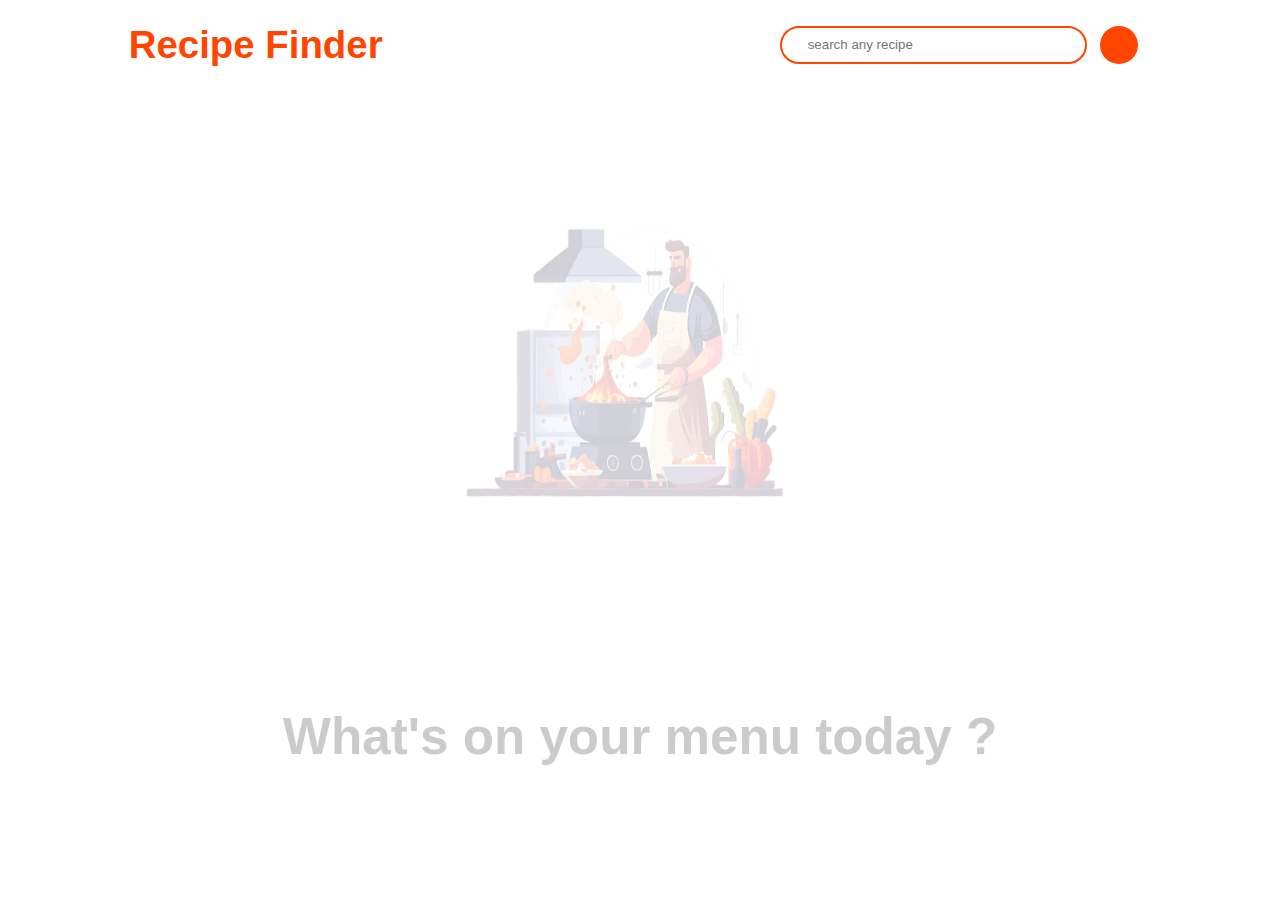
<file: Recipe Finder - API Project (HTML, CSS, JS)/index.html>
<!DOCTYPE html>
<html lang="en">
<head>
    <meta charset="UTF-8">
    <meta name="viewport" content="width=device-width, initial-scale=1.0">
    <title>Recipe Finder</title>
    <link rel="stylesheet" href="style.css">
    <link rel="shortcut icon" href="https://th.bing.com/th/id/R.324182d05f7d0b5da1c5c5ba59094287?rik=0exjOOECBFvCYw&riu=http%3a%2f%2fpluspng.com%2fimg-png%2fpng-eat-circle-dining-eat-eating-food-orange-restaurant-icon-512.png&ehk=5Kfs%2b%2bo8Rnf3JpMc%2bOOuYAG1BV59YVnFy%2fWukoChApo%3d&risl=&pid=ImgRaw&r=0">
    <link rel="stylesheet" href="https://cdnjs.cloudflare.com/ajax/libs/font-awesome/6.6.0/css/all.min.css" integrity="sha512-Kc323vGBEqzTmouAECnVceyQqyqdsSiqLQISBL29aUW4U/M7pSPA/gEUZQqv1cwx4OnYxTxve5UMg5GT6L4JJg==" crossorigin="anonymous" referrerpolicy="no-referrer" />
</head>
<body>
    
    <div class="nav-container">
        <nav class="navbar">
            <h2>Recipe Finder</h2>
            <div class="search">
                <input type="search" class="search-box" placeholder="search any recipe">
                <button class="search-button"><i class="fa-solid fa-magnifying-glass"></i></button>
            </div>
        </nav>
    </div>

    <div class="main">
        <div class="image-box">
            <img src="image.png" alt="">
        </div>
        <div class="quote-box">
            <h4>What's on your menu today ?</h4>
        </div>
    </div>

    <div class="recipe-details">
        <button class="close-btn"><i class="fa-solid fa-xmark"></i></button>
        <div class="recipe-details-content"></div>
    </div>

    <script src="https://cdnjs.cloudflare.com/ajax/libs/gsap/3.12.5/gsap.min.js" integrity="sha512-7eHRwcbYkK4d9g/6tD/mhkf++eoTHwpNM9woBxtPUBWm67zeAfFC+HrdoE2GanKeocly/VxeLvIqwvCdk7qScg==" crossorigin="anonymous" referrerpolicy="no-referrer"></script>
    <script src="script.js"></script>
</body>
</html>
</file>
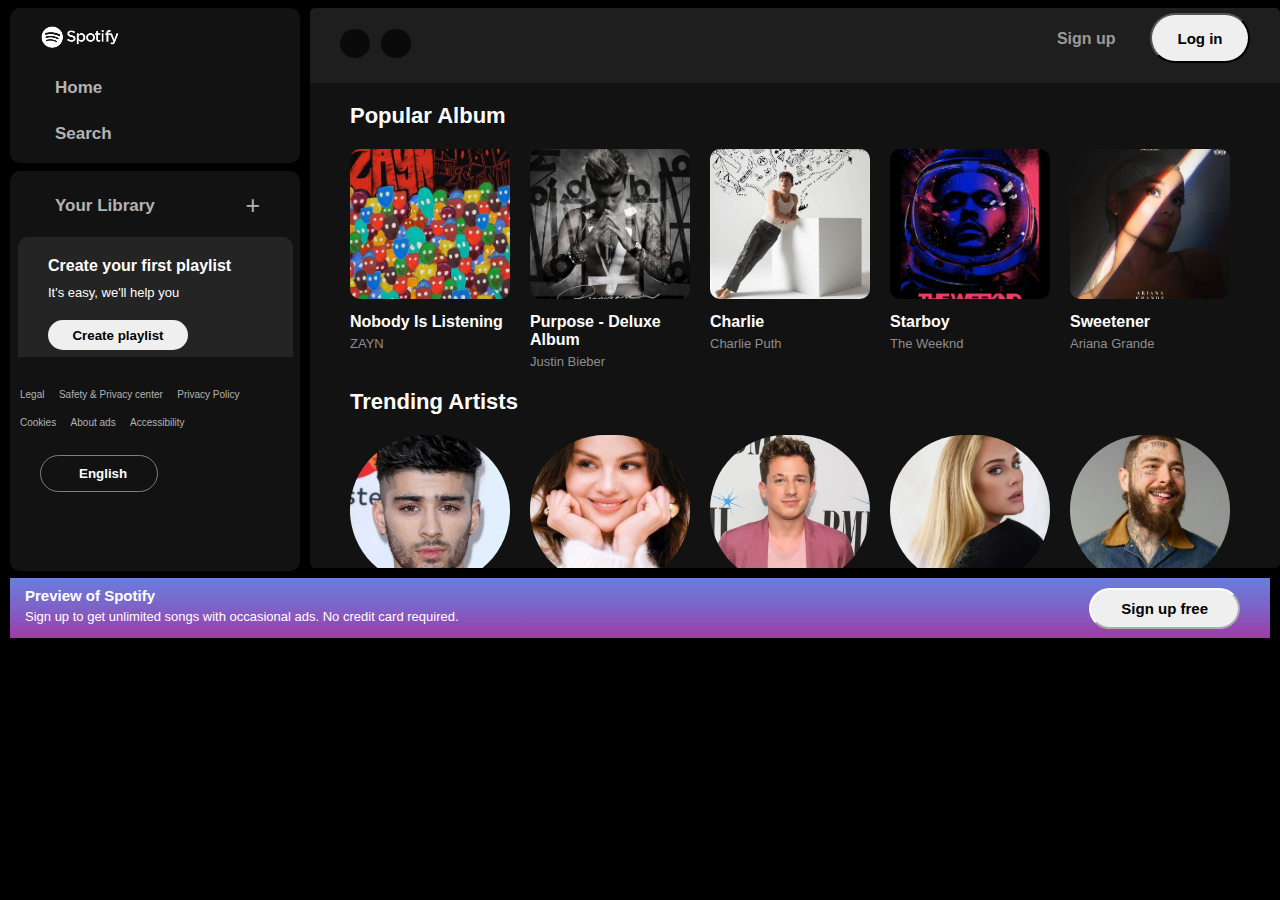
<file: Spotify UI Clone (HTML, CSS)/index.html>
<!DOCTYPE html>
<html>

<head>
  <meta charset="UTF-8">
  <meta name="viewport" content="width=device-width, initial-scale=1">
  <title>clone.spotify.com</title>
  <link rel="stylesheet" href="style.css">
  <link rel="icon" href="https://clipartcraft.com/images/spotify-logo-transparent-1.png">
  <link rel="stylesheet" href="https://cdnjs.cloudflare.com/ajax/libs/font-awesome/6.5.1/css/all.min.css"
    integrity="sha512-DTOQO9RWCH3ppGqcWaEA1BIZOC6xxalwEsw9c2QQeAIftl+Vegovlnee1c9QX4TctnWMn13TZye+giMm8e2LwA=="
    crossorigin="anonymous" referrerpolicy="no-referrer" />
</head>

<body>
  <div class="sidebar">
    <div class="sidebar-nav">
      <div class="logo">
        <a href=""><img src="logo-new.png" alt="spotify-logo"></a>
      </div>
      <ul>
        <li><a href="#">
            <span><i class="fa-solid fa-house"></i></span>
            <span class="text">Home</span>
          </a></li>
        <li><a href="#">
            <span><i class="fa-solid fa-magnifying-glass"></i></span>
            <span class="text">Search</span>
          </a></li>
      </ul>
    </div>

    <div class="sidebar-nav box2">

      <ul>
        <li><a href="#">
            <span><i class="fa-solid fa-lines-leaning"></i></span>
            <span class="text library">Your Library</span>
          </a></li>
        <li>
          <div class="sidebar-scroll">
            <div class="create-playlist">
              <h4>Create your first playlist</h4>
              <p>It's easy, we'll help you</p>
              <button>Create playlist</button>
            </div>
            <div class="create-podcast">
              <h4>Let's find some podcast to follow</h4>
              <p>We'll keep you updated on new episodes</p>
              <button>Browse podcasts</button>
            </div>
          </div>
        </li>
      </ul>
    </div>

    <div class="options">
      <ul>
        <li class="list">
          <a href="#">Legal</a>
          <a href="#">Safety & Privacy center</a>
          <a href="#">Privacy Policy</a>
        </li>
        <li class="list">
          <a href="#">Cookies</a>
          <a href="#">About ads</a>
          <a href="#">Accessibility</a>
        </li>
      </ul>
    </div>

    <div class="eng-btn">
      <div class="globe-img">
        <i class="fa-solid fa-globe"></i>
      </div>
      <button>
        <p>English</p>
      </button>
    </div>
  </div>

  <div class="main-section">
    <div class="top-nav">
      <div class="arrow-btn">
        <button><i class="fa-solid fa-chevron-left"></i></button>
        <button><i class="fa-solid fa-chevron-right"></i></button>
      </div>
      <div class="auth">
        <button class="sign-up">Sign up</button>
        <button class="log-in">Log in</button>
      </div>
    </div>

    <div class="spotify-playlist">
      <h2>Popular Album</h2>
      <div class="card">
        <div class="item">
          <img src="album cover.jpg">
          <div class="play-btn">
            <span><i class="fa-solid fa-play"></i></span>
          </div>
          <h4>Nobody Is Listening</h4>
          <p>ZAYN</p>
        </div>

        <div class="item">
          <img src="album cover 2.jpg">
          <div class="play-btn">
            <span><i class="fa-solid fa-play"></i></span>
          </div>
          <h4>Purpose - Deluxe Album</h4>
          <p>Justin Bieber</p>
        </div>

        <div class="item">
          <img src="album cover 3.jpeg">
          <div class="play-btn">
            <span><i class="fa-solid fa-play"></i></span>
          </div>
          <h4>Charlie</h4>
          <p>Charlie Puth</p>
        </div>

        <div class="item">
          <img src="album cover 4.jpg">
          <div class="play-btn">
            <span><i class="fa-solid fa-play"></i></span>
          </div>
          <h4>Starboy</h4>
          <p>The Weeknd</p>
        </div>

        <div class="item">
          <img src="album cover 5.jpeg">
          <div class="play-btn">
            <span><i class="fa-solid fa-play"></i></span>
          </div>
          <h4>Sweetener</h4>
          <p>Ariana Grande</p>
        </div>
      </div>
    </div>

    <div class="spotify-playlist artists">
      <h2>Trending Artists</h2>
      <div class="card">
        <div class="item">
          <img src="zayn.jpeg">
          <h4>Zayn Malik</h4>
          <p>Artist</p>
        </div>

        <div class="item">
          <img src="selena.jpg">
          <h4>Selena Gomez</h4>
          <p>Artist</p>
        </div>

        <div class="item">
          <img src="charlie.webp">
          <h4>Charlie Puth</h4>
          <p>Artist</p>
        </div>

        <div class="item">
          <img src="adele.jpg">
          <h4>Adele</h4>
          <p>Artist</p>
        </div>

        <div class="item">
          <img src="post malone.jpg">
          <h4>Post Malone</h4>
          <p>Artist</p>
        </div>
      </div>
    </div>

    <div class="spotify-playlist featured">
      <h2>Featured Charts</h2>
      <div class="card">
        <div class="item">
          <img src="top 50 global.jpg">
          <div class="play-btn">
            <span><i class="fa-solid fa-play"></i></span>
          </div>
          <h4>Top 50 - Global</h4>
          <p>Your weekly update of the most played track...</p>
        </div>

        <div class="item">
          <img src="top global songs.jpg">
          <div class="play-btn">
            <span><i class="fa-solid fa-play"></i></span>
          </div>
          <h4>Top Global Songs</h4>
          <p>Your weekly update of the most played track...</p>
        </div>

        <div class="item">
          <img src="top usa.jpg">
          <div class="play-btn">
            <span><i class="fa-solid fa-play"></i></span>
          </div>
          <h4>Top Songs USA</h4>
          <p>Your weekly update of the most played track...</p>
        </div>

        <div class="item">
          <img src="top 50 usa.png">
          <div class="play-btn">
            <span><i class="fa-solid fa-play"></i></span>
          </div>
          <h4>Top 50 - USA</h4>
          <p>Your weekly update of the most played track...</p>
        </div>

        <div class="item">
          <img src="viral 50 global.png">
          <div class="play-btn">
            <span><i class="fa-solid fa-play"></i></span>
          </div>
          <h4>Viral 50 Global</h4>
          <p>Your weekly update of the most played track...</p>
        </div>
      </div>
    </div>

    <div class="footer-links">
      <div class="footer-column col1">
        <div class="heading list">Company</div>
        <ul>
          <li><a href="#">About</a></li>
          <li><a href="#">Jobs</a></li>
          <li><a href="#">For The Record</a></li>
        </ul>
      </div>

      <div class="footer-column col2">
        <div class="heading list">Communities</div>
        <ul>
          <li><a href="#">For Artists</a></li>
          <li><a href="#">Developers</a></li>
          <li><a href="#">Advertising</a></li>
          <li><a href="#">Investors</a></li>
          <li><a href="#">Vendors</a></li>
        </ul>
      </div>

      <div class="footer-column col3">
        <div class="heading list">Useful Links</div>
        <ul>
          <li><a href="#">Support</a></li>
          <li><a href="#">Free Mobile App</a></li>
        </ul>
      </div>

      <div class="social-links">
        <i class="fa-brands fa-facebook"></i>
        <i class="fa-brands fa-instagram"></i>
        <i class="fa-brands fa-twitter"></i>
      </div>
    </div>

    <div class="border"></div>
    <div class="copyright">© 2024 Spotify AB</div>
  </div>

  <footer>
    <div class="foot">
      <div class="text">
        <h5>Preview of Spotify</h5>
        <p>Sign up to get unlimited songs with occasional ads. No credit card required.</p>
      </div>
      <div class="button">
        <button>Sign up free</button>
      </div>
    </div>
    </div>
  </footer>
</body>

</html>
</file>
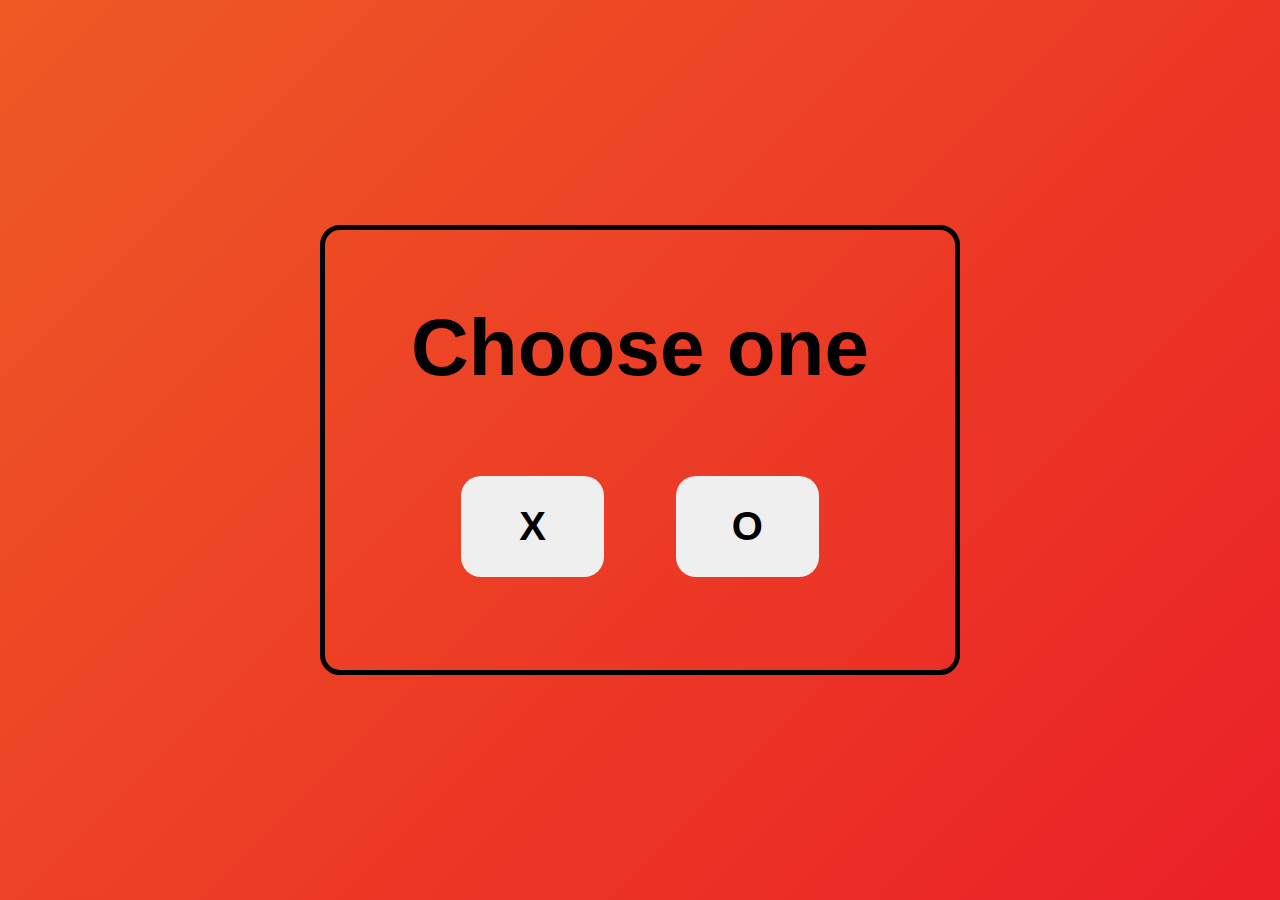
<file: Tic Tac Toe (HTML, CSS, JS)/index.html>
<!DOCTYPE html>
<html lang="en">
<head>
    <meta charset="UTF-8">
    <meta name="viewport" content="width=device-width, initial-scale=1.0">
    <title>Tic Tac Toe</title>
    <link rel="stylesheet" href="style.css">
</head>
<body>
    <div class="welcome-page">
        <div class="box">
            <h4>Choose one</h4>
            <div class="btn-box">
                <button>X</button>
                <button>O</button>
            </div>
        </div>
    </div>
    <div class="main">
        <div class="draw-page">
            <h4>It's a draw</h4>
            <button>Play Again</button>
        </div>

        <div class="winner-name">
            <span>Congratulations!</span>
            <h4>X is winner</h4>
            <button>Play Again</button>
        </div>

        <div class="blob blob1"></div>
        <div class="blob blob2"></div>
        <div class="blob blob3"></div>
        <div class="game-box">
            <h3>Tic Tac Toe</h3>
            <div class="button-box">
            <button></button>
            <button></button>
            <button></button>
            <button></button>
            <button></button>
            <button></button>
            <button></button>
            <button></button>
            <button></button>
            </div>
        </div>
        <div class="player-turn">
            <h4>Current Turn : X</h4>
        </div>

        <div class="restart">
            <button>restart</button>
        </div>
    </div>

    <script src="script.js"></script>
</body>
</html>
</file>
<file: Add Friend (HTML, CSS, JS)/style.css>
*{
    margin: 0;
    padding: 0;
    box-sizing: border-box;
    font-family: Arial, Helvetica, sans-serif;
}

body{
    overflow-x: hidden;
    overflow-y: hidden;
}

.frnd-list::-webkit-scrollbar {
    display: none;
  }
  
.frnd-list{
    -ms-overflow-style: none;  
    scrollbar-width: none;  
  }

.main{
    height: 100vh;
    width: 100%;
    background-image: url("OggyHouse.jpg");
    object-fit: cover;
    background-position: center;
    background-size: cover;
    display: flex;
    justify-content: center;
    align-items: center;
    overflow: hidden;
    position: relative;
}

.main .frnd-list{
    height: 70%;
    width: 30%;
    background-color: rgb(255, 255, 255);
    z-index: 9;
    position: absolute;
    border-radius: 20px;
    overflow: auto;
    display: none;
}

.main .frnd-list .list{
    margin-bottom: 2px;
    display: flex;
    align-items: center;
    justify-content: space-evenly;
    justify-content: first baseline;
    gap: 15px;
    padding: 5px 10px;
    transition: background-color 0.2s ease-in-out, color 0.2s ease-in-out;
}

.main .frnd-list .list button{
   align-items: flex-start;
   padding: 10px 10px;
   border-radius: 5px;
   border: none;
   box-shadow: rgba(0, 0, 0, 0.35) 0px 5px 15px;
   cursor: pointer;
   border: 1px solid black;
   font-weight: 700;
   transition: padding 0.3s ease-in-out, background-color 0.3s ease-in-out, color 0.3s ease-in-out, border 0.2s ease-in-out;
}

.main .frnd-list .list button:hover{
    padding: 10px 15px;
    border-radius: 5px;
    border: none;
    background-color: white;
    color: black;
    border: 1px solid rgb(0, 0, 0);
    box-shadow: rgba(0, 0, 0, 0.35) 0px 5px 15px;
    cursor: pointer;
}

.list h4{
    font-size: 10px;
}

.list1 i{
    font-size: 30px;
    cursor: pointer;
}

.list1{
    padding: 10px;
    margin-top: 10px;
    margin-bottom: 20px;
    display: flex;
    align-items: center;
    justify-content: center;
    /* border-bottom: 2px solid black; */
    border-width: 60%;
}

.list img{
    height: 7%;
    width: 15%;
    border-radius: 50%;
    margin-bottom: 2px;
    object-fit: cover;
}

.list:hover{
    background-color: black;
    color: white;
    cursor: pointer;
}

.box{
    height: 70%;
    width: 30%;
    background-color: rgba(255, 255, 255, 0.42);
    backdrop-filter: blur(10px);
    box-shadow: rgba(0, 0, 0, 0.35) 0px 5px 15px;
    border: 1px solid white;
    border-radius: 20px;
    text-align: center;
}

.box .image{
    margin-top: 25px;
    height: 60%;
    margin-bottom: 5px;
}

.box .image img{
    height: 100%;
    width: 60%;
    /* position: relative; */
    border-radius: 10px;
}

.box .status{
    /* border: 1px solid red; */
    margin-bottom: 10px;
}

.box .name h3{
    font-size: 30px;
}

.box .status h5{
    font-size: 10px;
    color: red;
}

.box .btn .addFrnd{
    padding: 10px 10px;
    border-radius: 5px;
    border: none;
    box-shadow: rgba(0, 0, 0, 0.35) 0px 5px 15px;
    cursor: pointer;
    border: 1px solid black;
    font-weight: 700;
    margin-bottom: 15px;
    transition: padding 0.3s ease-in-out, background-color 0.3s ease-in-out, color 0.3s ease-in-out, border 0.2s ease-in-out;
}

.box .btn .addFrnd:hover{
    padding: 10px 15px;
    border-radius: 5px;
    border: none;
    background-color: black;
    color: white;
    border: 1px solid rgb(0, 0, 0);
    box-shadow: rgba(0, 0, 0, 0.35) 0px 5px 15px;
    cursor: pointer;
}

.box .view-frnd-list{
    cursor: pointer;
    font-weight: bolder;
    color: rgb(9, 9, 216);
    display: none;
    position: relative;
}

.box .view-frnd-list::after {
    content: '';
    position: absolute;
    width: 0;
    height: 2px;
    display: block;
    margin-top: 5px;
    left: 50%;
    background: #007bff;
    transition: width 0.3s ease-in-out, left 0.3s ease-in-out;
    transform: translateX(-50%);
}

.box .view-frnd-list:hover::after {
    width: 100%;
    left: 50%;
    background-color: #007bff;
}
</file>
<file: Amazon UI Clone (HTML, CSS)/style.css>
*{
  margin: 0;
  font-family: Arial;
  box-sizing: border-box; /* Fixed typo here */
}

.navbar{
  height: 60px;
  background-color: #0f1111;
  color: white;
  display: flex;
  align-items: center;
  justify-content: space-evenly;
}

.nav-logo{
  height: 50px;
  width: 100px;
}

.logo{
  background-image: url("amazon_logo.png");
  height: 50px;
  width: 100%;
  background-size: cover;
}

.border{
  border: 2px solid transparent;
}

.border:hover{
  border: 1.5px solid white;
}

.address-first{
  color: #cccccc;
  font-size: 0.85rem;
  margin-left: 15px;
}

.address-second{
  font-size: 1rem;
  margin-left: 3px;
}

.add-icon{
  display: flex;
  align-items: center;
}

.nav-search{
  display: flex;
  background-color: darkorange;
  width: 620px;
  height: 40px;
  border-radius: 4px;
  justify-content: space-evenly;
}

.nav-search:hover{
  border: 2px solid darkorange;
}

.search-select{
  background-color: #f3f3f3;
  width: 50px;
  text-align: center;
  border-top-left-radius: 4px;
  border-bottom-left-radius: 4px;
  border: none;
}

.search-input{
  width: 100%;
  font-size: 1rem;
  border: none;
}

.search-icon{
  width: 45px;
  display: flex;
  justify-content: center;
  align-items: center;
  font-size: 1.2rem;
  color: #0f1111;
}

.nav-address{
  margin-right: 5px;
}

span{
  font-size: 0.7rem;
}

.nav-second{
  font-size: 0.85rem;
  font-weight: 700;
}

.nav-cart i{
  font-size:25px;
}

.nav-signin{
  margin-left: 10px;
}

.nav-cart{
  margin-left: 10px;
  font-size: 0.85rem;
  font-weight: 700;
}

.panel{
  background-color: #222f3d;
  height: 40px;
  color: white;
  display: flex;
  align-items: center;
}

.panel-ops p{
  display: inline;
}

.panel-ops p{
  width: 70px;
  margin-left: 25px;
}

.panel-all{
  margin-left: 15px;
}

.hero-section {
  background-image: url("hero_image.jpg");
  height: 300px;
  background-size: cover;
  display: flex;
  justify-content: center;
  align-items: flex-end;
  animation: slide 20s infinite;
}

@keyframes slide{
  0%, 100% { background-position: 0% 0%; }
  20% { background: url("green1.png") 0% 0%/cover; } 
  40% { background: url("purple1.png") 0% 0%/cover; } 
  60% { background: url("yellow1.png") 0% 0%/cover; } 
  80% { background: url("skin1.png") 0% 0%/cover; } 
}

.hero-msg{
  background-color: white;
  height: 30px;
  width: 90%;
  display: flex;
  align-items: center;
  justify-content: center;
  font-size: 12.5px;
  margin-bottom: 30px;
}

.hero-msg a{
  color: #007185;
  text-decoration: none;
}

.hero-section-fade{
  background-image: url(fade.jpg);
  height: 409px;
  margin-top: -1px; 
  animation: fade 20s infinite; 
}

@keyframes fade{
  0%, 100% { opacity: 1; } 
  20% { background-image: url("green.png"); }
  40% { background-image: url("purple.png"); } 
  60% { background-image: url("yellow.png"); } 
  80% { background-image: url("skin.png"); } 
}

.shop-section{
  display: flex;
  flex-wrap: wrap;
  justify-content: space-evenly;
  margin-top: -50px;
}

.box{
  height: 300px;
  width: 23%;
  padding: 10px 0px 15px;
  border: 0.5px solid black;
  position: relative;
  top: -330px;
  background-color: white;
  margin-bottom: 25px;
}

.box1-img{
  height: 200px;
  background-size: cover;
  margin-top: 5px;
  margin-bottom: 5px;
}

.box1-content{
  margin-left: 10px;
  margin-right: 10px;
}

.box1-content p{
  color: #007185;
  font-size: 11px;
  padding-top: 5px;
}

.box2-img{
  height: 200px;
  background-size: cover;
  background-position: top;
  margin-top: 5px;
  margin-bottom: 5px;
}

.box2-content{
  margin-left: 10px;
  margin-right: 10px;
}

.box2-content p{
  color: #007185;
  font-size: 11px;
  padding-top: 5px;
}

.box3-img{
  height: 200px;
  background-size: cover;
  background-position: top;
  margin-top: 10px;
  margin-bottom: 5px;
}

.box3-content{
  margin-left: 10px;
  margin-right: 10px;
}

.box3-content p{
  color: #007185;
  font-size: 11px;
  padding-top: 22px;
}

.box4-img{
  height: 200px;
  background-size: cover;
  background-position: top;
  margin-top: 4px;
  margin-bottom: 5px;
}

.box4-content{
  margin-left: 10px;
  margin-right: 10px;
}

.box4-content p{
  color: #007185;
  font-size: 11px;
  padding-top: 5px;
}

.box5-img{
  height: 200px;
  background-size: cover;
  background-position: top;
  margin-top: 4px;
  margin-bottom: 5px;
}

.box5-content{
  margin-left: 10px;
  margin-right: 10px;
}

.box5-content p{
  color: #007185;
  font-size: 11px;
  padding-top: 5px;
}

.box6-img{
  height: 200px;
  background-size: cover;
  background-position: top;
  margin-top: 4px;
  margin-bottom: 5px;
}

.box6-content{
  margin-left: 10px;
  margin-right: 10px;
}

.box6-content p{
  color: #007185;
  font-size: 11px;
  padding-top: 5px;
}

.box7-img{
  height: 170px;
  background-size: cover;
  background-position: center;
  margin-top: 4px;
  margin-bottom: 5px;
}

.box7-content{
  margin-left: 10px;
  margin-right: 10px;
}

.box7-content p{
  color: #007185;
  font-size: 11px;
  padding-top: 7px;
}

.box8-img{
  height: 200px;
  background-size: cover;
  background-position: center;
  margin-top: 25px;
  margin-bottom: 5px;
}

.box8-content{
  margin-left: 10px;
  margin-right: 10px;
}

.box8-content p{
  color: #007185;
  font-size: 11px;
  padding-top: 7px;
}

.box9{
  height: 370px;
  width: 97%;
  margin-top: -320px;
  border: 0.5px solid black;
  
}

.box9-img{
  height: 300px;
  background-size: cover;
  margin-top: 10px;
}

.box9-content{
  margin-left: 10px;
  margin-top: 10px;
}

.box10{
  height: 380px;
  width: 97%;
  margin-top: 365px;
  border: 0.5px solid black;
  
}

.box10-img{
  height: 320px;
  margin-top: 5px;
  background-size: cover;
}

.box10-content{
  margin-left: 10px;
  margin-top: 10px;
}

.box-second{
  height: 400px;
  width: 47%;
  padding: 10px 0px 15px;
  border: 0.5px solid black;
  position: relative;
  top: -315px;
  background-color: white;
  margin-bottom: 25px;
}

.box11-img{
  height: 300px;
  background-size: cover;
  background-position: top;
  margin-top: 5px;
  margin-bottom: 5px;
}

.box11-content{
  margin-left: 10px;
  margin-right: 10px;
}

.box11-content p{
  color: #007185;
  font-size: 11px;
  padding-top: 20px;
}

.box12-img{
  height: 300px;
  background-size: cover;
  background-position: center;
  margin-top: 5px;
  margin-bottom: 5px;
}

.box12-content{
  margin-left: 10px;
  margin-right: 10px;
}

.box12-content p{
  color: #007185;
  font-size: 11px;
  padding-top: 20px;
}

footer{
  margin-top: -320px;
}

.foot-panel-1{
  background-color: #374758;
  color: white;
  height: 50px;
  display: flex;
  justify-content: center;
  align-items: center;
  font-size: 13px;
}

.foot-panel-2{
  background-color: #222f3d;
  color: white;
  height: 500px;
  display: flex;
  justify-content: space-evenly;
}

ul a{
  display: block;
  font-size: 15px;
  margin-top: 10px;
  font-weight: 300;
  color: #dddddd;
}

ul p{
  margin-top: 35px;
}

.foot-panel-3{
  background-color: #222f3d;
  border-top: 0.5px solid white;
  height: 150px;
  display: flex;
  justify-content: center;
  align-items: center;
  margin-top: -200px;
  justify-content: space-around;
}

.logo{
  background-image: url("amazon_logo.png");
  height: 60px;
  background-size: cover;
  width: 110px;
}

.lang-search{
  display: flex;
  justify-content: center;
  align-items: center;
}

.lang-select{
  background-color: #222f3d;
  color: white;
  border-radius: 2px;
  height: 40px;
  width: 120px;
  padding: 5px;
  font-size: 12px;
}

.icon-container{
  height: 5px;
  width: 15px;
  display: flex;
  justify-content: center;
  align-items: center;
  margin-top: -5px;
}

.icon-container i{
  height: 5px;
  color: white;
  margin-left: -30px;
}

.foot-panel-4{
  background-color: #222f3d;
  color: white;
  height: 30px;
}

.pages{
  font-size: 10px;
  text-align: center;
}

.copyright{
  font-size: 10px;
  text-align: center;
  padding: 5px;
}
</file>
<file: FlavourLand (HTML, CSS)/style.css>
*{
  margin: 0;
  padding: 0;
  box-sizing: border-box;
  font-family: 'Gill Sans', 'Gill Sans MT', Calibri, 'Trebuchet MS', sans-serif;
}

nav{
  background-color: #fa7070;
}

nav .image{
  background-color: #fa7070;
  margin: 0px 80px;
  display: flex;
  align-items: center;
  justify-content: center;
}

.image img{
  width: 300px;
  margin: 20px 100px;
}

header .container{
  background-color: #fa7070;
  height: 80px;
}

header .search{
  width: 90vw;
  height: 40px;
  margin-top: 20px;
  margin-left: 45px;
  border-top-left-radius: 20px;
  border-bottom-left-radius: 20px;
  background: white;
  border: 3px solid white;
  padding: 10px 30px;
  transition: box-shadow 0.2s ease-in-out;
}

header .search:hover{
  box-shadow: 0px 0px 5px 5px rgba(0, 0, 0, 0.5);
}

header .submit{
  padding: 10px;
  width: 100px;
  height: 40px;
  border: none;
  font-weight: bolder;
  font-size: 16px;
  margin-left: 0px;
  border-top-right-radius: 20px;
  border-bottom-right-radius: 20px;
  background-color: #007f73;
  color: white;
}

.search::placeholder{
  color: rgb(50, 50, 50);
}

header .slide{
  height: 40px;
  display: flex;
  justify-content: center;
  justify-content: space-around;
  padding: 10px 30px;
  margin-top: 0px 30px;
  background-color: #fa7070;
}

.slide .category{
  padding: 5px 20px;
  height: 30px;
  border-radius: 30px;
  border: none;
  width: 100px;
  color: black;
  background-color: #fefded;
  font-weight: bold;
  transition: background-color 0.3s, transform 0.3s, text-decoration 0.3s, color 0.3s;
}

.slide .category:hover{
  background-color: #000000;
  transform: scale(1.1); 
  text-decoration: underline; 
  color: white;
}

main{
  background-color: #fa7070;
  height: 1700px;
  width: 100%;
  padding: 40px 65px;
}

main .card-section{
  background-color: white;
  height: 300px;
  width: 95vw;
  border-radius: 30px;
  padding: 70px 40px;
  display: flex;
  align-items: center;
  justify-content: center;
  justify-content: space-between;
  margin-bottom: 20px;
  margin-left: -25px;
  background-color: #fefded;
}

main .first{
  margin-top: -10px;
}

.card-section .box{
  height: 200px;
  width: 190px;
  overflow: hidden;
  margin-right: 20px;
  margin-top: 25px;
  transition: transform 0.2s ease-in-out;
  z-index: 1;
}

.card-section .box:hover{
  transform: scale(1.1);
}

.box i{
  color: #007f73;
}

.card-section .icon{
  position: absolute;
  right: 90px;
  z-index: 2;
}

.card-section .icon i{
  font-size: 30px;
  padding: 10px;
  border-radius: 70px;
  background-color: white;
  transition: transform 0.3s ease-in-out, background-color 0.3s ease-in-out;
  position: absolute;
  top: -25px;
  right: 5px;
}

.card-section .icon i:hover{
  transform: scale(1.1); 
  background-color: black;
  color: white;
}

.card-section .writing{
  display: flex;
  justify-content: space-between;
  position: absolute;
  gap: 700px;
  top: 320px;
  width: 1070px;
  margin-left: 10px;
}

.card-section .writing p:hover{
  text-decoration: underline;
}

.second .writing{
  display: flex;
  justify-content: space-between;
  position: absolute;
  gap: 700px;
  top: 640px;
  width: 1070px;
  margin-left: 10px;
}

.third .writing{
  display: flex;
  justify-content: space-between;
  position: absolute;
  gap: 700px;
  top: 960px;
  width: 1070px;
  margin-left: 10px;
}

.fourth .writing{
  display: flex;
  justify-content: space-between;
  position: absolute;
  gap: 700px;
  top: 1280px;
  width: 1070px;
  margin-left: 10px;
}

.box img{
  height: 150px;
  width: 190px;
  display: block;
  border-radius: 20px;
}

.box p{
  margin-top: 5px;
  margin-bottom: -20px;
  margin-left: 5px;
}

.media-scroller{
  display: grid;
  grid-auto-flow: column;
  grid-auto-columns: 200px;
  overflow-x: auto;
  height: 250px;
  margin-top: 25px;
}

.media-scroller::-webkit-scrollbar {
  width: 0;  /* Hides the scrollbar */
}

main .hungry{
  display: flex;
  align-items: center;
  justify-content: center;
}

main .hungry .caption{
  padding: 20px 20px;
  margin-left: 50px;
}

.caption h2{
  font-size: 50px;
  line-height: 70px;
  font-weight: bolder;
  white-space: nowrap;
}

.caption p{
  font-size: 25px;
  font-weight: 500;
  margin-bottom: 10px;
  white-space: nowrap;
}

.caption button{
  padding: 10px;
  width: 100px;
  margin-right: 5px;
  border-radius: 30px;
  border: none;
  font-weight: bold;
  transition: background-color 0.3s, color 0.3s, transform 0.3s;
}

.caption button:hover{
  background-color: black;
  color: white;
  transform: scale(1.1);
}

main .img-hungry img{
  width: 400px;
  margin-left: -10px;
}

.footer{
  height: 400px;
  background-color: #007f73;
}

.image-footer{
  display: flex;
  align-items: center;
  justify-content: center;
}

.image-footer img{
  width: 300px;
  margin: 20px 100px;
}

footer .foot-section{
  display: flex;
  justify-content: center;
  align-items: center;
  justify-content: space-evenly;
  margin-top: -200px;
}

.foot-section a{
  font-size: 20px;
  font-weight: 100;
  color: white;
  margin-bottom: 10px;
  text-decoration: underline;
  display: flex;
}

/* .foot-section a:hover{
  font-size: 20px;
  color: white;
  text-decoration: underline;
} */
</file>
<file: LuxeLane (HTML, CSS)/style.css>
*{
    margin: 0;
    padding: 0;
}

*::selection{
    background-color: black;
    color: white;
}

nav{
    height: 10vh;
    width: 100%;
    display: flex;
    align-items: center;
    justify-content: center;
    background-color: white;
    gap: 10vw;
    /* border-bottom: 2px solid black; */
    box-shadow: 0px 4px 10px rgba(0, 0, 0, 0.1);
}

nav .logo h3{
    font-family: Arial, Helvetica, sans-serif;
    /* background-color: blue; */
    height: 20%;
    width: 80%;
    padding: 1vw 1vw;
    margin-right: -7vw;
    margin-left: 2vw;
    cursor: pointer;
}

nav .search{
    width: 100%;
    padding: 0.5vw 1vw;
}

nav .search-icon{
    background-color: black;
    width: 2vw;
    height: 2.5vw;
    margin-left: -10vw;
    margin-right: -10vw;
    padding: 1vw 2vw;
    display: flex;
    align-items: center;
    justify-content: center;
    border: none;
}

nav .search-icon i{
    color: white;
    font-size: 1vw;
    cursor: pointer;
}

nav .search-section{
    width: 120vw;
    height: 2.5vw;
}

nav .select-lang{
    padding: 0.5vw 0.8vw;
    margin-right: -12vw;
    background-color: black;
    color: white;
    margin-left: 2.5vw;
    appearance: none;
    font-size: medium;
    display: flex;
    align-items: center;
    justify-content: center;
}

nav .cart{
    /* background-color: red; */
    margin-right: 2vw;
    margin-left: 5vw;
}

nav .cart i{
    color: black;
    font-size: 1.8vw;
    cursor: pointer;
}

nav .menu{
    /* margin-right: 2vw;
    margin-left: -3vw; */
    display: none;
}

nav .menu i{
    color: black;
    font-size: 1.7vw;
    padding: 0 2vw;
    cursor: pointer;
}

.slide{
    margin-top: 2vw;
    display: flex;
    justify-content: space-evenly;
}

.slide a{
    text-decoration: none;
    font-family: Helvetica;
    transition: text-decoration 0.2s ease-in-out, color 0.2s ease-in-out;
}

.slide a:hover{
    color: orange;
    text-decoration: underline;
}

.page1{
    display: flex;
    align-items: center;
    justify-content: space-evenly;
    margin-top: 3vw;
}

.page1 video{
    height: 50vh;
    width: 50%;
    /* border: 1px solid red; */
    /* align-self: start; */
}

.page1 h1{
    font-family: Helvetica;
    font-size: 6vw;
    font-weight: bolder;
}

.page1 span{
    color: rgb(118, 161, 255);
}

.page2{
    height: 120vh;
    width: 100%;
    display: flex;
    flex-wrap: wrap;
    justify-content: space-evenly;
    overflow: hidden;
}

.page2 img{
    height: 50vh;
    width: 45%;
    margin-bottom: 1vw;
    transition: box-shadow 0.1s ease-in-out;
}

.page2 img:hover{
    box-shadow: 0px 4px 10px rgba(0, 0, 0, 10);
}

.page3{
    height: 42vh;
    width: 100%;
    display: flex;
    justify-content: space-evenly;
    align-items: center;
    border-bottom: 3px solid white;
}

.page3 video{
    height: 42vh;
    width: 50%;
}

.page3 h1{
    font-family: Helvetica;
    font-size: 6vw;
    font-weight: bolder;
    margin-left: 2vw;
}

.page3 span{
    color: rgb(118, 161, 255);
}

.page4{
    height: 55vh;
    width: 100%;
    /* background-color:  red; */
    display: flex;
    flex-direction: column;
}

.page4 h3{
    font-family: Helvetica;
    margin-left: 2vw;
    font-size: 3vw;
}

.page4 .images{
    display: flex;
    justify-content: space-between;
    padding: 2vw 2vw;
}

.page4 .img h4{
    display: flex;
    justify-content: center;
    align-items: center;
    position: absolute;
    font-family: Helvetica;
    color: white;
    opacity: 0;
    z-index: 9;
    background-color: black;
    height: 20vw;
    width: 20vw;
    transition: opacity 0.3s ease-in-out, box-shadow 0.2s ease-in-out;
}

.page4 .img:hover h4{
    opacity: 1;
    box-shadow: 0px 4px 10px rgba(0, 0, 0, 10);
}

.page4 img{
    height: 20vw;
    display: block;
    
}

.page4 .img{
    height: 20vw;
    display: flex;
    justify-content: center;
    align-items: center;
    flex-direction: column;
    overflow: hidden;
}

.page4 .img{
    top: 50%;
}

.page5{
    height: 55vh;
    width: 100%;
    /* background-color:  red; */
    display: flex;
    flex-direction: column;
}

.page5 h3{
    font-family: Helvetica;
    margin-left: 2vw;
    font-size: 3vw;
}

.page5 .images{
    display: flex;
    justify-content: space-between;
    padding: 2vw 2vw;
}

.page5 .img h4{
    display: flex;
    justify-content: center;
    align-items: center;
    position: absolute;
    font-family: Helvetica;
    color: white;
    opacity: 0;
    z-index: 9;
    background-color: black;
    height: 20vw;
    width: 20vw;
    transition: opacity 0.3s ease-in-out, box-shadow 0.2s ease-in-out;
}

.page5 .img:hover h4{
    opacity: 1;
    box-shadow: 0px 4px 10px rgba(0, 0, 0, 10);
}

.page5 img{
    height: 20vw;
    display: block;
    
}

.page5 .img{
    height: 20vw;
    display: flex;
    justify-content: center;
    align-items: center;
    flex-direction: column;
    overflow: hidden;
}

.page6{
    height: 60vh;
    width: 100%;
    /* background-color:  red; */
    display: flex;
    flex-direction: column;
}

.page6 h3{
    font-family: Helvetica;
    margin-left: 2vw;
    font-size: 3vw;
}

.page6 .images{
    display: flex;
    justify-content: space-between;
    flex-wrap: wrap;
    padding: 2vw 2vw;
}

.page6 .img h4{
    display: flex;
    justify-content: center;
    align-items: center;
    position: absolute;
    font-family: Helvetica;
    color: white;
    opacity: 0;
    z-index: 9;
    background-color: black;
    height: 20vw;
    width: 20vw;
    transition: opacity 0.3s ease-in-out, box-shadow 0.2s ease-in-out;
}

.page6 .img:hover h4{
    opacity: 1;
    box-shadow: 0px 4px 10px rgba(0, 0, 0, 10);
}

.page6 img{
    height: 20vw;
    display: block;
    
}

.page6 .img{
    height: 20vw;
    display: flex;
    justify-content: center;
    align-items: center;
    flex-direction: column;
    overflow: hidden;
}

.page7{
    height: 45vh;
    width: 100%;
    display: flex;
    justify-content: space-evenly;
    align-items: center;
    border-bottom: 3px solid white;
}

.page7 video{
    height: 35vh;
    width: 50%;
}

.page7 h1{
    font-family: Helvetica;
    font-size: 5vw;
    font-weight: bolder;
    margin-left: 2vw;
}

.page7 span{
    background: linear-gradient(45deg, #4ABCC8, #D4584C);
    background-clip: text;
    color: transparent;
    font-weight: bolder;
}

footer{
    height: 50vh;
    width: 100%;
    background-color: black;
    color: white;
    /* margin-top: 5vw; */
    display: flex;
    flex-direction: column;
    align-items: center;
    padding: 3vw 0;
}

footer .name{
    font-family: Helvetica;
    font-size: 3vw;
    cursor: pointer;
}

footer .tagline{
    font-family: Helvetica;
    font-size: 1.5vw;
}

footer .line{
    border-bottom: 1px solid white;
    height: 1vw;
    width: 80%;
    margin-top: 2vw;
}

footer .links-section{
    /* border: 2px solid red; */
    margin-top: 4vw;
    width: 80%;
    display: flex;
    justify-content: space-evenly;
}

footer .links-section .link{
    /* border: 1px solid red; */
    display: flex;
    flex-direction: column;
    gap: 1vw;
}

footer .links-section .link a{
    text-decoration: none;
    color: white;
    font-family: Helvetica;
}

footer .links-section .link a:hover{
    text-decoration: underline;
    color: orange;
}

/*-------Media Queries------*/

@media(max-width: 700px){

    nav{
        height: 10vh;
        width: 100%;
        display: flex;
        flex-wrap: wrap;
        /*align-items: center;
        justify-content: center; */
        background-color: white;
        /* overflow: hidden; */
    }
    
    nav .logo h3{
        font-family: Arial, Helvetica, sans-serif;
        /* background-color: blue; */
        height: 20%;
        font-size: 10vw;
        width: 80%;
        padding-top: 3vw;
        margin-right: 50%;
        cursor: pointer;
    }
    
    nav .search{
        width: 98%;
        height: 6vw;
        padding: 1vw 1vw;
        border: 2px solid black;
    }
    
    nav .search-icon{
        background-color: black;
        width: 4vw;
        height: 8.5vw;
        margin-left: -10vw;
        margin-right: -15vw;
        padding: 1vw 4.5vw;
        display: flex;
        align-items: center;
        justify-content: center;
        border: none;
        margin-top: 0.5vw;
    }
    
    nav .search-icon i{
        color: white;
        font-size: 2vw;
        cursor: pointer;
    }
    
    nav .search-section{
        width: 70vw;
        height: 6vw;
        margin-top: -2vw;
    }
    
    nav .select-lang{
        padding: 0.5vw 0.8vw;
        margin-right: -12vw;
        background-color: black;
        color: white;
        margin-left: 2.5vw;
        appearance: none;
        font-size: medium;
        display: flex;
        align-items: center;
        justify-content: center;
        display: none;
    }
    
    nav .cart{
        /* background-color: red; */
        margin-right: 2vw;
        margin-left: 5vw;
        display: none;
    }
    
    nav .cart i{
        color: black;
        font-size: 1.8vw;
        cursor: pointer;
    }
    
    nav .menu{
        position: absolute;
        margin-top: 42vw;
        margin-left: -85vw;
        display: block;
        background-color: black;
    }
    
    nav .menu i{
        color: rgb(255, 255, 255);
        font-size: 5vw;
        padding: 2vw 3vw;
        cursor: pointer;
    }
    
    .slide{
        margin-top: 20vw;
        display: flex;
        justify-content: space-evenly;
        overflow-x: auto;
        gap: 10vw;
        -ms-overflow-style: none;
        scrollbar-width: none;
        padding: 0vw 3vw;
    }

    .slide::-webkit-scrollbar {
        display: none; /* Hide scrollbar for Chrome, Safari, and Opera */
    }
    
    .slide a{
        text-decoration: none;
        font-size: 2.5vw;
        font-family: Helvetica;
        transition: text-decoration 0.2s ease-in-out, color 0.2s ease-in-out;
    }
    
    .slide a:hover{
        color: orange;
        text-decoration: underline;
    }
    
    .page1{
        height: 20vh;
        display: flex;
        align-items: center;
        margin-top: -2vw;
        /* border: 1px solid red; */
    }
    
    .page1 video{
        height: 50vh;
        width: 45%;
        border: 1px solid red;
        border: none;

    }
    
    .page1 h1{
        font-family: Helvetica;
        font-size: 6vw;
        font-weight: bolder;
    }
    
    .page1 span{
        color: rgb(118, 161, 255);
    }
    
    .page2{
        /* border: 1px solid red; */
        height: 45vh;
        width: 100%;
        display: flex;
        flex-wrap: wrap;
        justify-content: space-evenly;
        overflow: hidden;
        
    }
    
    .page2 img{
        height: 20vh;
        width: 45%;
        margin-bottom: 1vw;
        transition: box-shadow 0.1s ease-in-out;
    }
    
    .page2 img:hover{
        box-shadow: 0px 4px 10px rgba(0, 0, 0, 10);
    }
    
    .page3{
        height: 25vh;
        width: 100%;
        display: flex;
        justify-content: space-evenly;
        align-items: center;
        border-bottom: 3px solid white;
    }
    
    .page3 video{
        height: 50vh;
        width: 40%;
    }
    
    .page3 h1{
        font-family: Helvetica;
        font-size: 8vw;
        font-weight: bolder;
        margin-left: 4vw;
    }
    
    .page3 span{
        color: rgb(118, 161, 255);
    }
    
    .page4{
        height: 20vh;
        width: 100%;
        /* background-color:  red; */
        display: flex;
        flex-direction: column;
    }
    
    .page4 h3{
        font-family: Helvetica;
        margin-left: 2vw;
        font-size: 4vw;
    }
    
    .page4 .images{
        display: flex;
        justify-content: space-between;
        padding: 2vw 2vw;
    }
    
    .page4 .img h4{
        display: flex;
        justify-content: center;
        align-items: center;
        position: absolute;
        font-family: Helvetica;
        color: white;
        opacity: 0;
        z-index: 9;
        background-color: black;
        height: 20vw;
        width: 20vw;
        transition: opacity 0.3s ease-in-out, box-shadow 0.2s ease-in-out;
    }
    
    .page4 .img:hover h4{
        opacity: 1;
        box-shadow: 0px 4px 10px rgba(0, 0, 0, 10);
    }
    
    .page4 img{
        height: 20vw;
        display: block;
        
    }
    
    .page4 .img{
        height: 20vw;
        display: flex;
        justify-content: center;
        align-items: center;
        flex-direction: column;
        overflow: hidden;
    }
    
    .page4 .img{
        top: 50%;
    }
    
    .page5{
        height: 20vh;
        width: 100%;
        /* background-color:  red; */
        display: flex;
        flex-direction: column;
    }
    
    .page5 h3{
        font-family: Helvetica;
        margin-left: 2vw;
        font-size: 4vw;
    }
    
    .page5 .images{
        display: flex;
        justify-content: space-between;
        padding: 2vw 2vw;
    }
    
    .page5 .img h4{
        display: flex;
        justify-content: center;
        align-items: center;
        position: absolute;
        font-family: Helvetica;
        color: white;
        opacity: 0;
        z-index: 9;
        background-color: black;
        height: 20vw;
        width: 20vw;
        transition: opacity 0.3s ease-in-out, box-shadow 0.2s ease-in-out;
    }
    
    .page5 .img:hover h4{
        opacity: 1;
        box-shadow: 0px 4px 10px rgba(0, 0, 0, 10);
    }
    
    .page5 img{
        height: 20vw;
        display: block;
        
    }
    
    .page5 .img{
        height: 20vw;
        display: flex;
        justify-content: center;
        align-items: center;
        flex-direction: column;
        overflow: hidden;
    }
    
    .page6{
        height: 20vh;
        width: 100%;
        /* background-color:  red; */
        display: flex;
        flex-direction: column;
    }
    
    .page6 h3{
        font-family: Helvetica;
        margin-left: 2vw;
        font-size: 4vw;
    }
    
    .page6 .images{
        display: flex;
        justify-content: space-between;
        flex-wrap: wrap;
        padding: 2vw 2vw;
    }
    
    .page6 .img h4{
        display: flex;
        justify-content: center;
        align-items: center;
        position: absolute;
        font-family: Helvetica;
        color: white;
        opacity: 0;
        z-index: 9;
        background-color: black;
        height: 20vw;
        width: 20vw;
        transition: opacity 0.3s ease-in-out, box-shadow 0.2s ease-in-out;
    }
    
    .page6 .img:hover h4{
        opacity: 1;
        box-shadow: 0px 4px 10px rgba(0, 0, 0, 10);
    }
    
    .page6 img{
        height: 20vw;
        display: block;
        
    }
    
    .page6 .img{
        height: 20vw;
        display: flex;
        justify-content: center;
        align-items: center;
        flex-direction: column;
        overflow: hidden;
    }
    
    .page7{
        /* border: 1px solid red; */
        height: 20vh;
        width: 100%;
        display: flex;
        justify-content: space-evenly;
        align-items: center;
        border-bottom: 3px solid white;
    }
    
    .page7 video{
        height: 20vh;
        width: 30%;
        margin-right: 3vw;
    }
    
    .page7 h1{
        font-family: Helvetica;
        font-size: 5vw;
        font-weight: bolder;
        margin-left: 2vw;
    }
    
    .page7 span{
        background: linear-gradient(45deg, #4ABCC8, #D4584C);
        background-clip: text;
        color: transparent;
        font-weight: bolder;
    }
    
    footer{
        height: 15vh;
        width: 100%;
        background-color: black;
        color: white;
        /* margin-top: 5vw; */
        display: flex;
        flex-direction: column;
        align-items: center;
        padding: 3vw 0;
    }
    
    footer .name{
        font-family: Helvetica;
        font-size: 3vw;
        cursor: pointer;
    }
    
    footer .tagline{
        font-family: Helvetica;
        font-size: 1.5vw;
    }
    
    footer .line{
        border-bottom: 1px solid white;
        height: 1vw;
        width: 80%;
        margin-top: 2vw;
    }

    footer .links-section .link a{
        font-size: 2vw;
    }
    
}
</file>
<file: Recipe Finder - API Project (HTML, CSS, JS)/style.css>
*{
    margin: 0;
    padding: 0%;
    box-sizing: border-box;
    font-family: Arial, Helvetica, sans-serif;
}

body{
    -ms-overflow-style: none; 
    scrollbar-width: none;  
}

body::-webkit-scrollbar{
    display: none;
}

.nav-container{
    height: 10vh;
    width: 100%;
    background-color: rgb(255, 255, 255);
    color: black;
    z-index: 12;
}

.navbar{
    height: 100%;
    width: 100%;
    /* border: 2px solid rgb(205, 14, 14); */
    display: flex;
    align-items: center;
    justify-content: space-evenly;
    gap: 20vw;
    color: white;
    box-shadow: rgb(38, 57, 77) 0px 20px 30px -10px;
}

.navbar h2{
    font-size: 3vw;
    color: orangered;
}

.navbar .search{
    /* border: 2px solid purple; */
    height: 70%;
    width: 30%;
    display: flex;
    align-items: center;
    justify-content: space-evenly;
}

.search .search-box{
    height: 60%;
    width: 80%;
    border-radius: 20px;
    padding: 0 2vw;
    border: none;
    color: black;
    border: 2px solid orangered;
    background-color: white;
}

.search .search-button{
    height: 60%;
    width: 10%;
    border-radius: 20px;
    border: none;
    cursor: pointer;
    background-color: orangered;
    color: white;
}

.main{
    height: 90vh;
    width: 100%;
    z-index: 7;
    /* border: 2px solid red; */
    background-color: rgb(255, 255, 255);
    display: flex;
    align-items: center;
    justify-content: center;
    flex-direction: row;
    flex-wrap: wrap;
    gap: 2vw;
    overflow: hidden;
    overflow-y: auto;
    padding: 2vw 0;
    -ms-overflow-style: none; 
    scrollbar-width: none; 
}

main::-webkit-scrollbar{
    display: none;
}

.recipe{
    background-color: #ff6b35c2;
    display: flex;
    flex-direction: column;
    height: 75vh;
    width: 30vw;
    text-align: center;
    scroll-behavior: smooth;
    scrollbar-color: transparent;
    scrollbar-width: 0;
    align-items: center;
    border: 2px solid rgb(0, 0, 0);
    gap: 0.3vw;
    font-size: medium;
    border-radius: 20px;
    box-shadow: rgba(255, 255, 255, 0.1) 0px 1px 1px 0px inset, rgba(50, 50, 93, 0.25) 0px 50px 100px -20px, rgba(0, 0, 0, 0.3) 0px 30px 60px -30px;
    margin-bottom: 2vw;
    overflow: hidden;
    cursor: pointer;
    z-index: 9;
}

.recipe button{
    width: 50%;
    height: 7%;
    margin-top: 1vw;
    margin-bottom: 1vw;
    background-color: rgb(0, 0, 0);
    color: white;
    border-radius: 10px;
    border: none;
    padding: 0 1vw;
    cursor: pointer;
    font-weight: bold;
    transition: transform 0.2s ease-in-out, background-color 0.2s ease-in-out, color 0.2s ease-in-out;
}

.recipe button:hover{
    background-color: rgb(255, 255, 255);
    color: black;
    transform: scale(1.1);
}

.recipe img{
    height: 80%;
    width: 100%;
    border-top-left-radius: 20px;
    border-top-right-radius: 20px;
}

.recipe-details{
    display: none;
    position: fixed;
    top: 50%;
    left: 50%;
    transform: translate(-50%, -50%);
    background-color: black;
    color: white;
    height: 60vh;
    width: 40vw;
    z-index: 16;
    padding: 1vw 2vw;
    border-radius: 10px;
    transition: all 0.3s ease-in-out; 
    overflow: hidden;
}

.recipe-details-content{
    height: 90%;
    width: 100%;
    color: white;
    /* border: 2px solid rgb(0, 119, 231); */
    overflow: hidden;
    overflow-y: auto;
    -ms-overflow-style: none; 
    scrollbar-width: none; 
    font-size: 1vw;
}

.recipe-details-content::-webkit-scrollbar{
    display: none;
}

.recipe-details button{
    height: 10%;
    width: 100%;
    /* border: 2px solid red; */
    color: white;
    background-color: transparent;
    font-size: 2vw;
    margin-bottom: 2vw;
    cursor: pointer;
    border: none;
}

.main .image-box{
    /* border: 2px solid peru; */
    height: 40vh;
    width: 60%;
    display: flex;
    align-items: center;
    justify-content: center;
}

.main .image-box img{
    height: 100%;
    width: 50%;
    opacity: 0.2;
}

.main .quote-box{
    /* border: 2px solid rgb(77, 177, 0); */
    height: 20vh;
    width: 60%;
    display: flex;
    align-items: center;
    justify-content: center;
    text-align: center;
}

.quote-box h4{
    font-size: 4vw;
    opacity: 0.2;
    font-family:Verdana, Geneva, Tahoma, sans-serif ;
}

@media(max-width:375px) and (max-height:812px){
    .nav-container{
        /* border: 2px solid red; */
        height: 20vh;
        text-align: center;
    }

    .navbar{
        /* background-color: pink; */
        display: flex;
        align-items: center;
        flex-direction: column;
    }

    .navbar h2{ 
        font-size: 10vw;
        /* background-color: aquamarine; */
    }

    .navbar .search{
        width: 80%;
        height: 30%;
        margin-top: -25vw;
        /* border: 2px solid black; */
    }

    .main{
        height: 70vh;
    }

    .main .image-box{
        /* border: 1px solid black; */
        width: 90%;
    }

    .main .image-box img{
        height: 60%;
        width: 100%;
    }

    .main .quote-box{
        /* border: 2px solid red; */
        margin-top: -20vw;
        width: 90%;
    }

    .main .quote-box h4{
        font-size: 10vw;
    }

    .recipe{
        width: 55%;
        height: 70%;
    }

    .recipe-details{
        height: 40%;
        width: 80%;
    }

    .recipe-details-content{
        font-size: 2vw;
    }
}
</file>
<file: Spotify UI Clone (HTML, CSS)/style.css>
*{
  margin: 0;
  padding: 0;
  box-sizing: border-box;
  font-family: sans-serif;
}

body{
  background-color: #000;
}

.sidebar{
  width: 310px;
  background-color: black;
  position: fixed;
  top: 0;
  left: 0;
  bottom: 0;
  padding: 8px 10px;
}

.sidebar-nav{
  background-color: #121212;
  border-radius: 10px;
  height: 155px;
  padding: 10px 20px;
  margin-bottom: 8px;
}

.sidebar-nav .logo{
  width: 120px;
}

.sidebar-nav .logo img{
  width: 100px;
}

.sidebar-nav ul{
  list-style: none;
}

.sidebar-nav li{
  padding: 10px 20px;
}

.sidebar-nav li a{
  text-decoration: none;
  color: #b3b3b3;
}

.sidebar-nav li a span{
  padding: 15px;
  margin-left: -20px;
}

.sidebar-nav li a span{
  font-weight: bolder;
  font-size: 17px;
}

.sidebar-nav li a i{
  font-size: 22px;
}

.sidebar-nav li a i:hover{
  font-size: 22px;
  color: white;
}

.create-playlist{
  background-color: #242424;
  color: white;
  margin-bottom: 20px;
  margin-left: 5px;
  border-radius: 10px;
  width: 275px;
  padding: 20px 30px;
}

.create-podcast{
  background-color: #242424;
  color: white;
  margin-bottom: 20px;
  margin-left: 5px;
  border-radius: 10px;
  width: 275px;
  padding: 20px 30px;
}

.library::after{
  content: '+';
  float: right;
  font-size: 25px;
  font-weight: 100;
  text-align: center;
}

.sidebar-scroll p{
  font-size: 13px;
  font-weight: 200;
  margin-top: 10px;
  margin-bottom: 20px;
}

.sidebar-scroll button{
  width: 140px;
  height: 30px;
  border-radius: 40px;
  border: none;
  font-weight: bold;
}

.sidebar-scroll{
  height: 120px;
  width: 295px;
  overflow-y: auto;
  overflow-x: hidden;
  margin-left: -37px;
}

.sidebar-scroll::-webkit-scrollbar{
  width: 10px;
  background: transparent;
}

.sidebar-scroll::-webkit-scrollbar-thumb{
  background: transparent;
  width: 5px;
}

.sidebar-scroll:hover::-webkit-scrollbar-thumb{
  background-color: #5c5b5b;
  width: 5px;
}

.box2{
  height: 400px;
}

.sidebar-nav .text:hover{
  color: white;
}

.options ul li a{
  color: #b3b3b3;
  text-decoration: none;
  font-weight: 200;
  font-size: 10px;
  margin-left: 10px;
}

.options ul li a:hover{
  color: #b3b3b3;
  text-decoration: underline;
  font-weight: 200;
  font-size: 10px;
  margin-left: 10px;
}

.options ul{
  list-style: none;
}

.options ul li{
  list-style: none;
}

.options{
  margin-top: -200px;
}

.list{
  padding: 5px 5px;
  margin-left: 10px;
}

.eng-btn{
  padding: 20px 30px;
}

.eng-btn button{
  padding: 10px 30px;
  background: transparent;
  border: 0.4px solid #818080;
  color: white;
  border-radius: 30px;
  font-weight: bold;
}

.eng-btn button:hover{
  padding: 10px 30px;
  background: transparent;
  border: 1.3px solid white;
  color: white;
  border-radius: 30px;
  font-weight: bold;
  padding: 11px 31px;
}

.globe-img i{
  color: white;
  position: relative;
  left: 15px;
  top: 26px;
  font-size: 14px;
}

.eng-btn button{
  margin-right: 10px;;
}

.eng-btn p{
  margin-left: 8px;
}

.main-section{
  margin-top: 8px;
  margin-left: 310px;
  background-color: #1e1e1e;
  border-radius: 5px;
  height: 560px;
  overflow-y: scroll;
}

.main-section .top-nav{
  padding: 20px 30px;
  display: flex;
  align-items: center;
  justify-content: space-between;
}

.arrow-btn button{
  background-color: #0b0a0a;
  width: 30px;
  height: 29px;
  font-size: 13px;
  color: gray;
  font-weight: 80;
  border: none;
  border-radius: 100px;
  margin-right: 7px;
}

.auth .sign-up{
  margin-right: 30px;
  border: none;
  background: transparent;
  color: rgb(159, 153, 153);
  font-weight: bolder;
  font-size: 16px;
}

.auth .sign-up:hover{
  margin-right: 30px;
  border: none;
  background: transparent;
  color: #ffffff;
  font-weight: bolder;
  font-size: 16px;
}

.auth .log-in{
  width: 100px;
  height: 50px;
  border-radius: 50px;
  outline: none;
  font-weight: bolder;
  font-size: 15px;
  margin-top: -15px;
}

.auth .log-in:hover{
  width: 100px;
  height: 50px;
  border-radius: 50px;
  outline: none;
  font-weight: bolder;
  font-size: 17px;
  margin-top: -15px;
}

.spotify-playlist{
  padding: 20px 40px;
  background-color: #121212;
}

.spotify-playlist h2{
  color: white;
  font-size: 22px;
  margin-bottom: 20px;
}

.spotify-playlist h2:hover{
  color: white;
  font-size: 22px;
  margin-bottom: 20px;
  text-decoration: underline;
}

.spotify-playlist .card{
  display: flex;
  gap: 20px;
  overflow: hidden;
}

.spotify-playlist .card .item{
  width: 160px;
  height: 700px;
}

.spotify-playlist .card .item img{
  width: 100%;
  height: 150px;
  object-fit: cover;
  border-radius: 10px;
  margin-bottom: 10px;
}

.spotify-playlist .item h4{
  color: white;
}

.spotify-playlist .item p{
  color: #8f8e8e;
  font-size: 13px;
  margin-top: 5px;
}

.spotify-playlist .item p:hover{
  color: #8f8e8e;
  font-size: 13px;
  margin-top: 5px;
  text-decoration: underline;
}

.spotify-playlist .play-btn{
  position: relative;
}

.spotify-playlist .play-btn i{
  position: absolute;
  background-color: #1db954;
  border-radius: 100%;
  padding: 15px;
  right: 10px;
  top: -60px;
  opacity: 0;
  transform: 0.7s ease all;
}

.spotify-playlist .play-btn i:hover{
  opacity: 1;
  transform: translateY(-8px);
}

.artists{
  padding: 20px 40px;
  background-color: #121212;
  margin-top: -500px;
  object-fit: cover;
}

.artists .card .item img{
  border-radius: 100px;
}

.featured{
  padding: 20px 40px;
  background-color: #121212;
  margin-top: -500px;
  object-fit: cover;
}

.foot{
  position: relative;
  height: 60px;
  width: 1260px;
  margin-top: 10px;
  margin-left: 10px;
  background: linear-gradient(#687edd, #7e62c6, #9f3ca7);
  display: flex;
  justify-content: center;
  align-items: center;
  position: fixed;
}

.foot{
  display: flex;
  justify-content: space-between;
}

.foot h5{
  font-size: 15px;
  font-weight: 600px;
  color: white;
  padding: 0px 15px;
}

.foot p{
  font-size: 13px;
  font-weight: 500px;
  color: white;
  padding: 5px 15px;
}

.foot button{
  padding: 10px  30px;
  font-weight: bold;
  font-size: 15px;
  border-radius: 50px;
  border-color: white;
  margin-right: 30px;
}

.foot button:hover{
  padding: 13px  33px;
  font-weight: bold;
  font-size: 15px;
  border-radius: 50px;
  border-color: white;
  margin-right: 30px;
}

::-webkit-scrollbar{
  width: 10px;
  background-color: transparent;
}

::-webkit-scrollbar-thumb{
  background-color: transparent;
}

::-webkit-scrollbar:hover{
  width: 10px; 
  background-color: rgba(0, 0, 0, 0.2);
}

.footer-links{
  color: white;
  display: flex;
  justify-content: space-between;
  margin-top: -400px;
  padding: 0px 50px;
}

.footer-links .footer-column ul li a{
  color: #7a7575; 
  text-decoration: none;
  font-weight: 500;
}

.list{
  margin-left: -5px;
}

.footer-links .footer-column .list{
  margin-bottom: 10px;
}

.footer-links ul li{
  margin-bottom: 10px;
}

.footer-links ul li:hover{
  text-decoration: underline;
  color: white;
}

.footer-links .footer-column ul{
  list-style: none;
}

.footer-links .social-links i{
  margin-right: 7px;
  border: 1px solid #292929;
  padding: 15px;
  border-radius: 50px;
  background-color: #292929;
}

.footer-links .social-links i:hover{
  margin-right: 7px;
  border: 1px solid #fff8f8;
  padding: 15px;
  border-radius: 50px;
  background-color: #fffefe;
  color: black;
}

.border{
  height: 1px;
  width: 880px;
  margin-left: 40px;
  margin-top: 40px;
  background-color: #8d918e;
}

.footer-links .footer-column .heading{
  font-weight: bolder;
}

.copyright{
  font-weight: 700;
  font-size: 14px;
  color: #a5a0a0;
  margin-top: 40px;
  margin-left: 40px;
}
</file>
<file: Tic Tac Toe (HTML, CSS, JS)/style.css>
*{
    margin: 0;
    padding: 0;
    box-sizing: border-box;
    font-family: Arial, Helvetica, sans-serif;
}

.welcome-page{
    height: 100vh;
    width: 100%;
    position: absolute;
    background: linear-gradient(135deg, #EE5A24, #EA2027);
    z-index: 9;
    display: flex;
    align-items: center;
    justify-content: center;
    transition: transform 0.3s ease-out;
}

.welcome-page .box{
    border: 5px solid black;
    height: 50%;
    width: 50%;
    border-radius: 20px;
    display: flex;
    align-items: center;
    justify-content: center;
    flex-direction: column;
    justify-content: space-evenly;
    overflow: hidden;
}

.welcome-page .box h4{
    font-size: 500%;
    color: black;
}

.box .btn-box{
    padding: 10px;
    width: 60%;
    height: 30%;
    display: flex;
    justify-content: space-between;
}

.btn-box button{
   height: 90%;
   width: 40%;
   border-radius: 20px;
   border: none;
   font-size: 40px;
   font-weight: bolder;
   transition: box-shadow 0.3s ease-in-out, transform 0.3s  ease-in-out;
}

.btn-box button:hover{
    box-shadow: rgba(255, 255, 255, 0.8) 0px 1px 1px 0px inset, rgba(50, 50, 93, 0.25) 0px 50px 100px -20px, rgba(0, 0, 0, 0.8) 0px 30px 60px -30px;
    transform: scale(1.1);
    cursor: pointer;
}

.main{
    height: 100vh;
    width: 100%;
    background-color: rgb(255, 255, 255);
    overflow: hidden;
    display: flex;
    justify-content: center;
    align-items: center;
    flex-direction: column;
    /* background: linear-gradient(181deg, rgb(2, 0, 97) 15%, rgb(97, 149, 219) 158.5%); */
}

.game-box{
    height: 60%;
    background-color: rgba(255, 255, 255, 0.073);
    backdrop-filter: blur(10px);
    border: 3px solid black;
    width: 25%;
    display: flex;
    justify-content: center;
    align-items: center;
    flex-direction: column;
    padding: 20px;
    border-radius: 20px;
    box-shadow: rgba(0, 0, 0, 0.35) 0px 5px 15px;
}

.game-box h3{
    font-size: 30px;
    line-height: 50px;
    font-weight: bolder;
    color: black;
}

.button-box{
    height: 80%;
    width: 100%;
    padding: 5px;
    gap: 5px;
    display: flex;
    flex-wrap: wrap;
    justify-content: center;
    align-items: center;
    overflow: hidden;
}

.game-box button{
    height: 30%;
    width: 30%;
    flex-wrap: wrap;
    border-radius: 10px;
    border: 0.5px solid black;
    background-color: white;
}

.blob{
    height: 60%;
    width:30%;
    background: linear-gradient(135deg, #EE5A24, #EA2027);
    position: absolute;
    transition: box-shadow 0.7s ease-in-out;
    border-radius: 70%;
    position: fixed;
    filter: blur(5px);
}

.blob1{
    animation: move 100s infinite alternate;
}

.blob2{
    height: 40%;
    width:20%;
    filter: blur(20px);
    animation: move2 100s infinite alternate;
}

.blob3{
    height: 20%;
    width:10%;
    filter: blur(20px);
    animation: move3 100s infinite alternate;
}

.main .player-turn{
    height: 10%;
    width: 40%;
    margin-top: 2%;
    z-index: 1;
    display: flex;
    justify-content: center;
    align-items: center;
    position: relative;
}

.player-turn h4{
    font-size: 2vw;
    z-index: 9;
    color: black;
}

.main .restart{
    height: 10%;
    width: 10%;
    display: flex;
    justify-content: center;
    align-items: center;
    position: relative;
}

.main .restart button{
    padding: 10px 30px;
    border-radius: 10px;
    border: none;
    color: orangered;
    background-color: black;
    font-size: 100%;
    font-weight: 900;
    transition: transform 0.3s ease-in-out, box-shadow 0.3s ease-in-out;
}

.restart button:hover{
    transform: scale(1.1);
    box-shadow: rgba(50, 50, 93, 0.25) 0px 50px 100px -20px, rgba(0, 0, 0, 0.3) 0px 30px 60px -30px;
    cursor: pointer;
}

.winner-name{
    position: absolute;
    z-index: 2;
    border: 3px solid black;
    height: 40%;
    width: 50%;
    display: flex;
    align-items: center;
    justify-content: center;
    flex-direction: column;
    background-color: white;
    border-radius: 20px;
    overflow: hidden;
    text-align: center;
    visibility: hidden;
    transform: scale(0);
    transition: transform 0.3s ease-in, visibility 0s 0.3s;
}

.winner-name.visible{
    visibility: visible;
    transform: scale(1);
    transition-delay: 0s, 0s;
}

.winner-name h4{
    font-size: large;
    margin-top: 1vw;
}

.winner-name button{
    margin-top: 2vw;
    padding: 3% 5%;
    border-radius: 10px;
    border: 2px solid black;
    font-weight: 700;
    transition: transform 0.2s ease-in-out, background-color 0.2s ease-in-out, color 0.2s ease-in-out;
}

.winner-name button:hover{
    transform: scale(1.1);
    background-color: black;
    color: white;
    cursor: pointer;
}

.winner-name span{
    background: linear-gradient(to right,#ff6f3b, #EA2027, #ff676c);
    -webkit-background-clip: text;
    -webkit-text-fill-color: transparent;
    background-clip: text;
    font-weight: 900;
    font-size: 2vw;
}

.draw-page{
    position: absolute;
    z-index: 2;
    border: 3px solid black;
    height: 40%;
    width: 50%;
    display: flex;
    align-items: center;
    justify-content: center;
    flex-direction: column;
    background-color: white;
    border-radius: 20px;
    overflow: hidden;
    text-align: center;
    visibility: hidden;
    transform: scale(0);
    transition: transform 0.3s ease-in, visibility 0s 0.3s;
}

.draw-page.visible{
    visibility: visible;
    transform: scale(1);
    transition-delay: 0s, 0s;
}

.draw-page h4{
    font-size: xx-large;
    margin-top: 1vw;
}

.draw-page button{
    margin-top: 2vw;
    padding: 3% 5%;
    border-radius: 10px;
    border: 2px solid black;
    font-weight: 700;
    transition: transform 0.2s ease-in-out, background-color 0.2s ease-in-out, color 0.2s ease-in-out;
}

.draw-page button:hover{
    transform: scale(1.1);
    background-color: black;
    color: white;
    cursor: pointer;
}

@keyframes move {
    0% {
        top: 50%;
        left: 50%;
        transform: translate(-50%, -50%);
        border-radius: 50%;
    }
    10% {
        top: 25%;
        left: 75%;
        transform: translate(-50%, -50%);
        border-radius: 40% 60% 70% 30% / 60% 40% 30% 70%;
    }
    20% {
        top: 75%;
        left: 25%;
        transform: translate(-50%, -50%);
        border-radius: 60% 40% 50% 50% / 50% 60% 40% 50%;
    }
    30% {
        top: 30%;
        left: 80%;
        transform: translate(-50%, -50%);
        border-radius: 50% 20% 40% 60% / 60% 50% 60% 40%;
    }
    40% {
        top: 70%;
        left: 20%;
        transform: translate(-50%, -50%);
        border-radius: 40% 60% 60% 40% / 40% 50% 60% 60%;
    }
    50% {
        top: 60%;
        left: 80%;
        transform: translate(-50%, -50%);
        border-radius: 60% 40% 40% 60% / 50% 60% 50% 50%;
    }
    60% {
        top: 40%;
        left: 20%;
        transform: translate(-50%, -50%);
        border-radius: 50% 50% 60% 40% / 40% 60% 50% 50%;
    }
    70% {
        top: 75%;
        left: 70%;
        transform: translate(-50%, -50%);
        border-radius: 60% 40% 40% 60% / 60% 50% 40% 50%;
    }
    80% {
        top: 50%;
        left: 25%;
        transform: translate(-50%, -50%);
        border-radius: 40% 60% 50% 50% / 50% 40% 60% 50%;
    }
    90% {
        top: 25%;
        left: 50%;
        transform: translate(-50%, -50%);
        border-radius: 50% 50% 40% 60% / 60% 50% 40% 40%;
    }
    100% {
        top: 50%;
        left: 50%;
        transform: translate(-50%, -50%);
        border-radius: 50%;
    }
}

@keyframes move2 {
    0% {
        top: 20%;
        left: 90%;
        transform: translate(-50%, -50%);
        border-radius: 50%;
    }
    10% {
        top: 35%;
        left: 55%;
        transform: translate(-50%, -50%);
        border-radius: 40% 60% 70% 30% / 60% 40% 30% 70%;
    }
    20% {
        top: 31%;
        left: 95%;
        transform: translate(-50%, -50%);
        border-radius: 60% 40% 50% 50% / 50% 60% 40% 50%;
    }
    30% {
        top: 20%;
        left: 85%;
        transform: translate(-50%, -50%);
        border-radius: 50% 20% 40% 60% / 60% 50% 60% 40%;
    }
    40% {
        top: 40%;
        left: 70%;
        transform: translate(-50%, -50%);
        border-radius: 40% 60% 60% 40% / 40% 50% 60% 60%;
    }
    50% {
        top: 10%;
        left: 40%;
        transform: translate(-50%, -50%);
        border-radius: 60% 40% 40% 60% / 50% 60% 50% 50%;
    }
    60% {
        top: 46%;
        left: 20%;
        transform: translate(-50%, -50%);
        border-radius: 50% 50% 60% 40% / 40% 60% 50% 50%;
    }
    70% {
        top: 55%;
        left: 20%;
        transform: translate(-50%, -50%);
        border-radius: 60% 40% 40% 60% / 60% 50% 40% 50%;
    }
    80% {
        top: 30%;
        left: 85%;
        transform: translate(-50%, -50%);
        border-radius: 40% 60% 50% 50% / 50% 40% 60% 50%;
    }
    90% {
        top: 10%;
        left: 54%;
        transform: translate(-50%, -50%);
        border-radius: 50% 50% 40% 60% / 60% 50% 40% 40%;
    }
    100% {
        top: 50%;
        left: 50%;
        transform: translate(-50%, -50%);
        border-radius: 50%;
    }
}

@keyframes move3 {
    0% {
        top: 90%;
        left: 10%;
        transform: translate(-50%, -50%);
        border-radius: 50%;
    }
    10% {
        top: 55%;
        left: 25%;
        transform: translate(-50%, -50%);
        border-radius: 40% 60% 70% 30% / 60% 40% 30% 70%;
    }
    20% {
        top: 25%;
        left: 65%;
        transform: translate(-50%, -50%);
        border-radius: 60% 40% 50% 50% / 50% 60% 40% 50%;
    }
    30% {
        top: 10%;
        left: 33%;
        transform: translate(-50%, -50%);
        border-radius: 50% 20% 40% 60% / 60% 50% 60% 40%;
    }
    40% {
        top: 88%;
        left: 20%;
        transform: translate(-50%, -50%);
        border-radius: 40% 60% 60% 40% / 40% 50% 60% 60%;
    }
    50% {
        top: 50%;
        left: 39%;
        transform: translate(-50%, -50%);
        border-radius: 60% 40% 40% 60% / 50% 60% 50% 50%;
    }
    60% {
        top: 11%;
        left: 45%;
        transform: translate(-50%, -50%);
        border-radius: 50% 50% 60% 40% / 40% 60% 50% 50%;
    }
    70% {
        top: 55%;
        left: 20%;
        transform: translate(-50%, -50%);
        border-radius: 60% 40% 40% 60% / 60% 50% 40% 50%;
    }
    80% {
        top: 99%;
        left: 45%;
        transform: translate(-50%, -50%);
        border-radius: 40% 60% 50% 50% / 50% 40% 60% 50%;
    }
    90% {
        top: 77%;
        left: 13%;
        transform: translate(-50%, -50%);
        border-radius: 50% 50% 40% 60% / 60% 50% 40% 40%;
    }
    100% {
        top: 54%;
        left: 69%;
        transform: translate(-50%, -50%);
        border-radius: 50%;
    }
}
</file>
